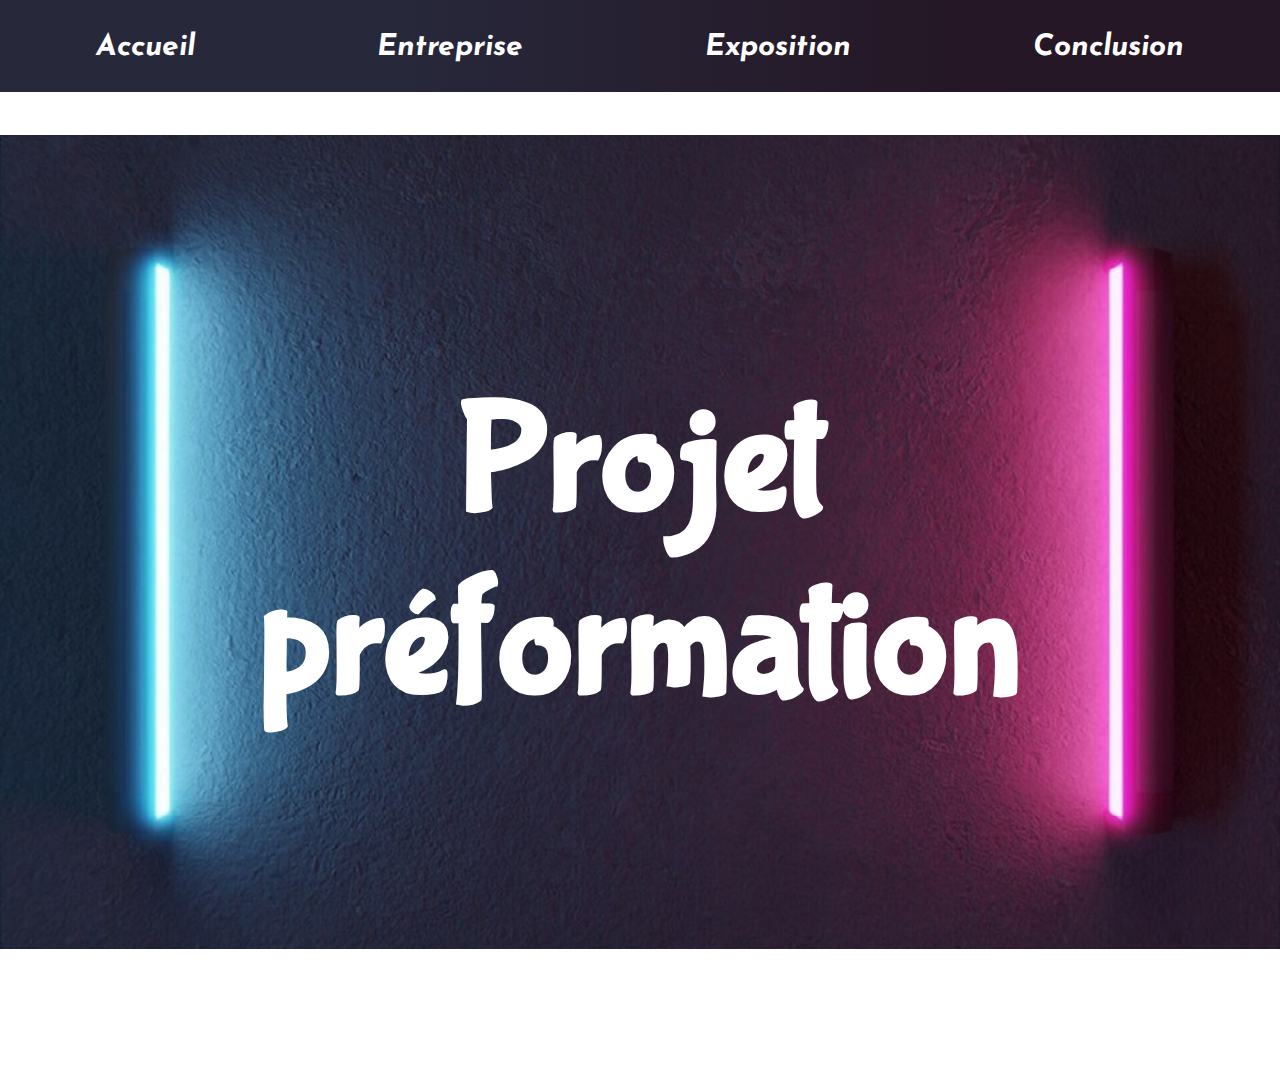
<file: index.html>
<!DOCTYPE html>
<html lang="fr">

<head>
    <meta charset="UTF-8">
    <meta name="viewport" content="width=device-width, initial-scale=1">
    <link rel="stylesheet" href="style.css">
    <link rel="preconnect" href="https://fonts.googleapis.com">
    <link rel="preconnect" href="https://fonts.gstatic.com" crossorigin>
    <link href="https://fonts.googleapis.com/css2?family=Josefin+Sans&family=Lato&display=swap" rel="stylesheet">
    <link href="https://fonts.googleapis.com/css2?family=Bodoni+Moda:ital,opsz@1,6..96&display=swap" rel="stylesheet">
    <link href="https://fonts.googleapis.com/css2?family=Tilt+Neon&display=swap" rel="stylesheet">
    <link href="https://fonts.googleapis.com/css2?family=Bayon&display=swap" rel="stylesheet">
    <link href="https://fonts.googleapis.com/css2?family=Lalezar&display=swap" rel="stylesheet">
    <title>Projet Préformation</title>
</head>

<body id="fondNoir">
    <header>

        <nav>
            <ul>
                <li class="menuPrincipal"><a href="index.html">Accueil</a></li>
                <li class="menuPrincipal">
                    <a href="#">Entreprise</a>
                    <ul class="sousMenu">
                        <li><a href="entreprise/interview.html">Interview</a></li>
                        <li><a href="entreprise/rapport.html">Rapport</a></li>
                    </ul>
                </li>
                <li class="menuPrincipal">
                    <a href="#">Exposition</a>
                    <ul class="sousMenu">
                        <li><a href="expo/texte.html">Texte</a></li>
                        <li><a href="expo/galerie.html">Galerie</a></li>
                    </ul>
                </li>

                <li class="menuPrincipal"><a href="conclusion.html">Conclusion</a></li>
            </ul>
        </nav>
    </header>
    <section id="pageAccueil">
        <h1 id="Introduction">Projet préformation </h1>

    </section>

    <footer>
        <h3>&copy; Arnone Anthony CF2M</h3>
    </footer>

</body>

</html>
</file>
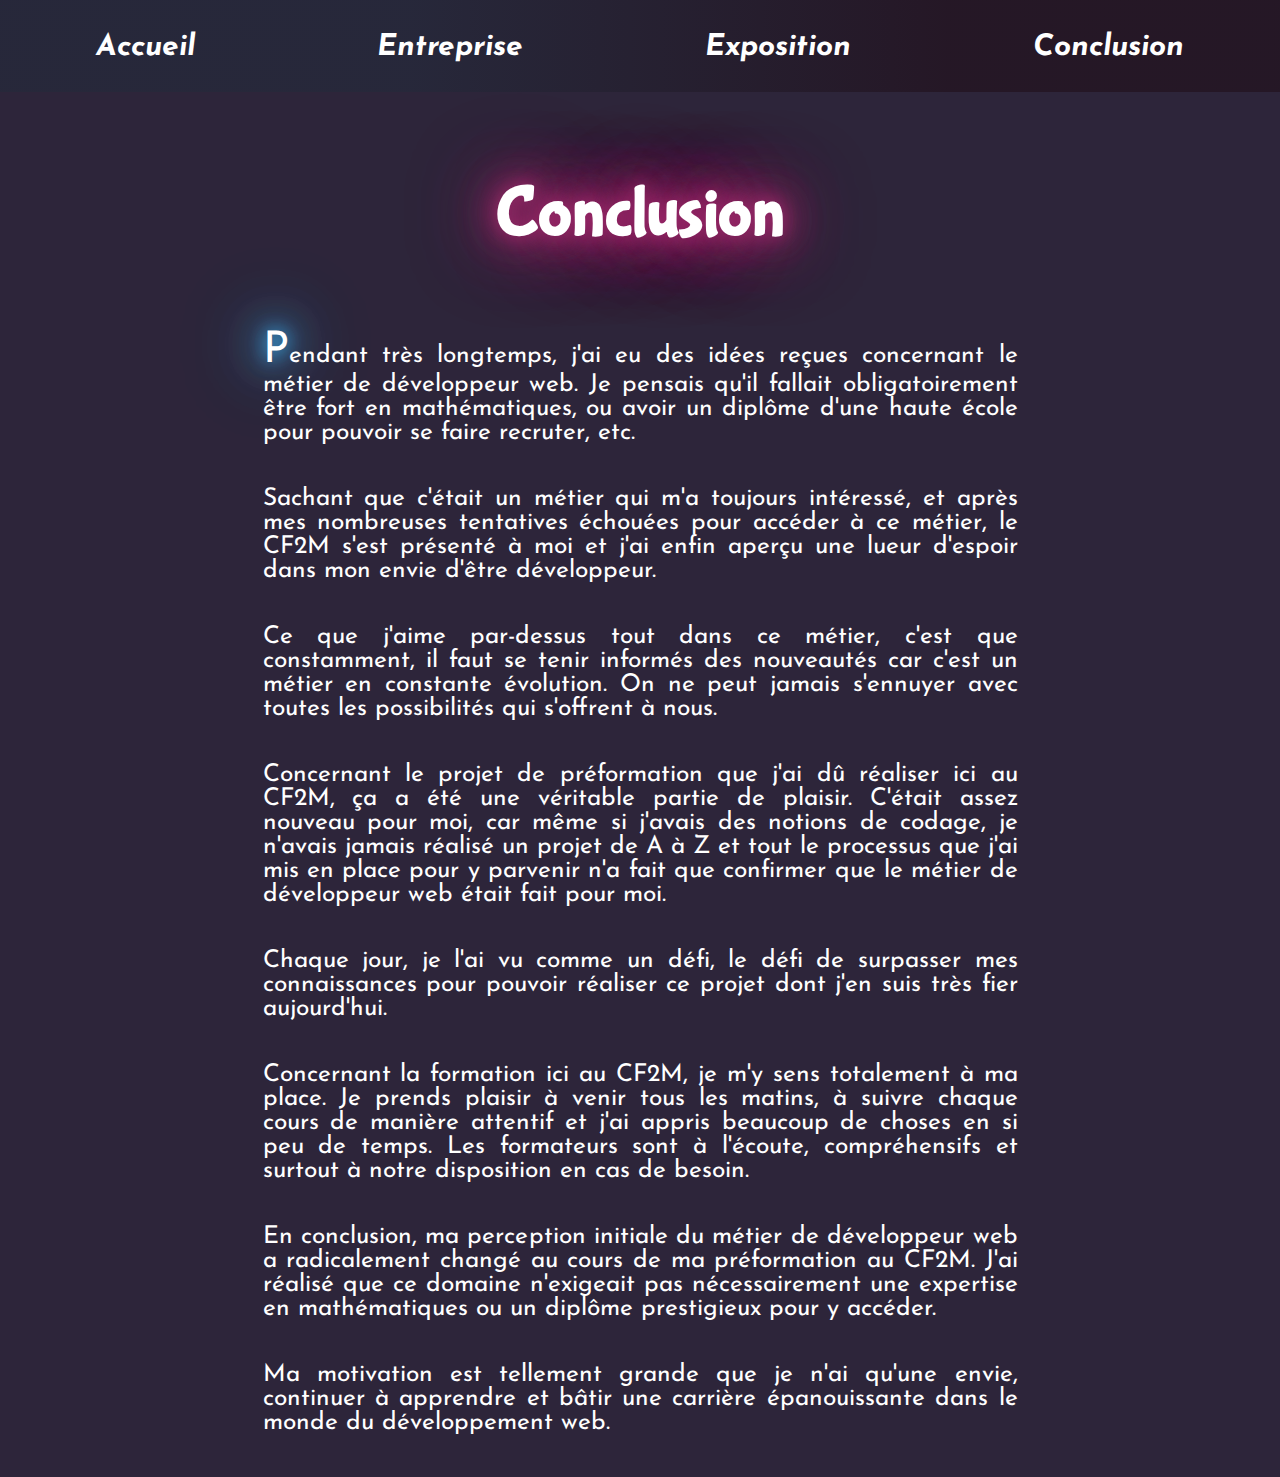
<file: conclusion.html>
<!DOCTYPE html>
<html lang="fr">

<head>
    <meta charset="UTF-8">
    <meta name="viewport" content="width=device-width, initial-scale=1">
    <link rel="stylesheet" href="style.css">
    <title>Projet préformation</title>
   
</head>

<body id="conclusion">
    <header>
        
        <nav>
            <ul>
                <li class="menuPrincipal"><a href="index.html">Accueil</a></li>
                <li class="menuPrincipal">
                    <a href="#">Entreprise</a>
                    <ul class="sousMenu">
                        <li><a href="entreprise/interview.html">Interview</a></li>
                        <li><a href="entreprise/rapport.html">Rapport</a></li>
                    </ul>
                </li>
                <li class="menuPrincipal">
                    <a href="#">Exposition</a>
                    <ul class="sousMenu">
                        <li><a href="expo/texte.html">Texte</a></li>
                        <li><a href="expo/galerie.html">Galerie</a></li>
                    </ul>
                </li>

                <li class="menuPrincipal"><a href="conclusion.html">Conclusion</a></li>
            </ul>
        </nav>
    </header>
    
    <section id="texteConclusion">
        <h1> <span id="conclusionRose">Conclusion</span> </h1>
       <p> <span id="P">P</span>endant très longtemps, j'ai eu des idées reçues concernant le métier de développeur web.  Je pensais qu'il fallait obligatoirement être fort en mathématiques, ou avoir un diplôme d'une haute école pour pouvoir se faire recruter, etc.</p>

<p>Sachant que c'était un métier qui m'a toujours intéressé, et après mes nombreuses tentatives échouées pour accéder à ce métier, le CF2M s'est présenté à moi et j'ai enfin aperçu une lueur d'espoir dans mon envie d'être développeur. </p>

<p>Ce que j'aime par-dessus tout dans ce métier, c'est que constamment, il faut se tenir informés des nouveautés car c'est un métier en constante évolution. On ne peut jamais s'ennuyer avec toutes les possibilités qui s'offrent à nous.</p>

<p>Concernant le projet de préformation que j'ai dû réaliser ici au CF2M, ça a été une véritable partie de plaisir. C'était assez nouveau pour moi, car même si j'avais des notions de codage, je n'avais jamais réalisé un projet de A à Z et tout le processus que j'ai mis en place pour y parvenir n'a fait que confirmer que le métier de développeur web était fait pour moi. </p>

<p>Chaque jour, je l'ai vu comme un défi, le défi de surpasser mes connaissances pour pouvoir réaliser ce projet dont j'en suis très fier aujourd'hui.</p>

<p>Concernant la formation ici au CF2M, je m'y sens totalement à ma place. Je prends plaisir à venir tous les matins, à suivre chaque cours de manière attentif et j'ai appris beaucoup de choses en si peu de temps. Les formateurs sont à l'écoute, compréhensifs et surtout à notre disposition en cas de besoin. </p>

<p>En conclusion, ma perception initiale du métier de développeur web a radicalement changé au cours de ma préformation au CF2M. J'ai réalisé que ce domaine n'exigeait pas nécessairement une expertise en mathématiques ou un diplôme prestigieux pour y accéder. </p>

<p>Ma motivation est tellement grande que je n'ai qu'une envie, continuer à apprendre et  bâtir une carrière épanouissante dans le monde du développement web.</p>

    </section>
    </body>
    </html>
</file>
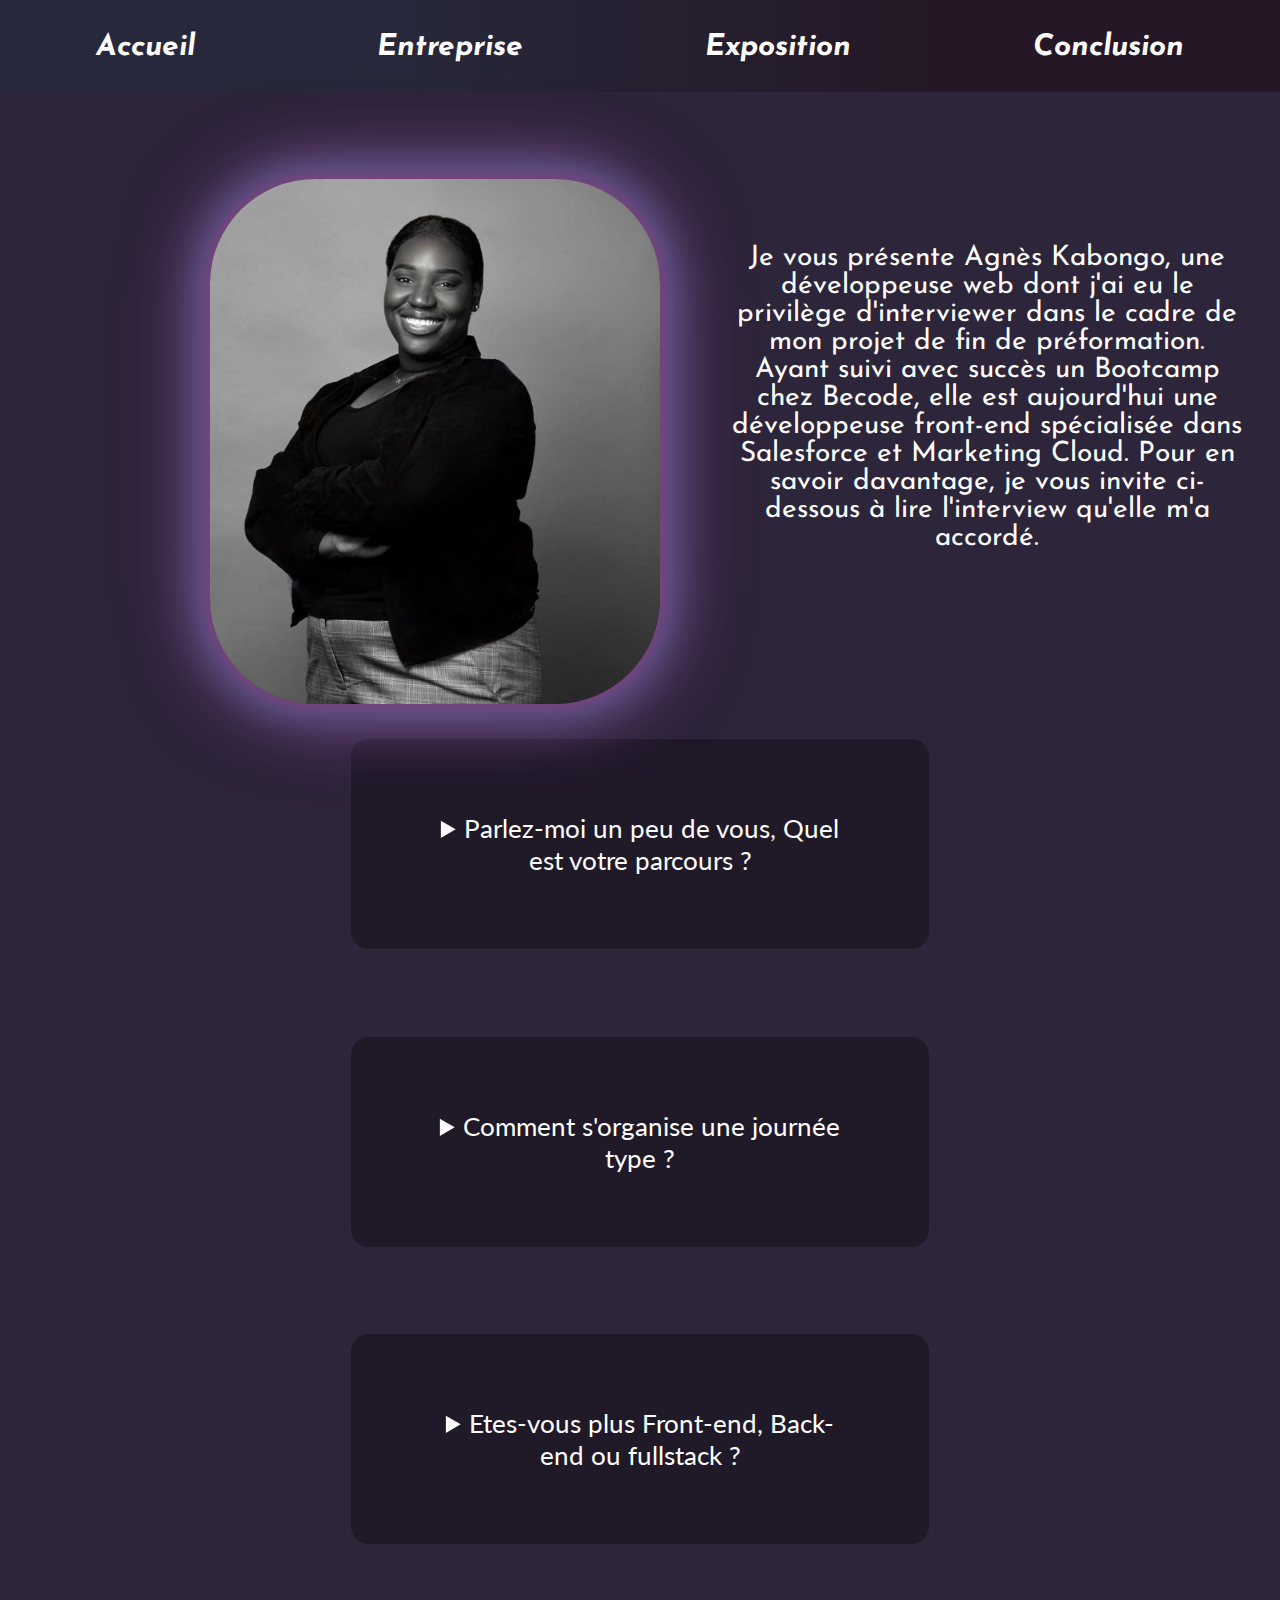
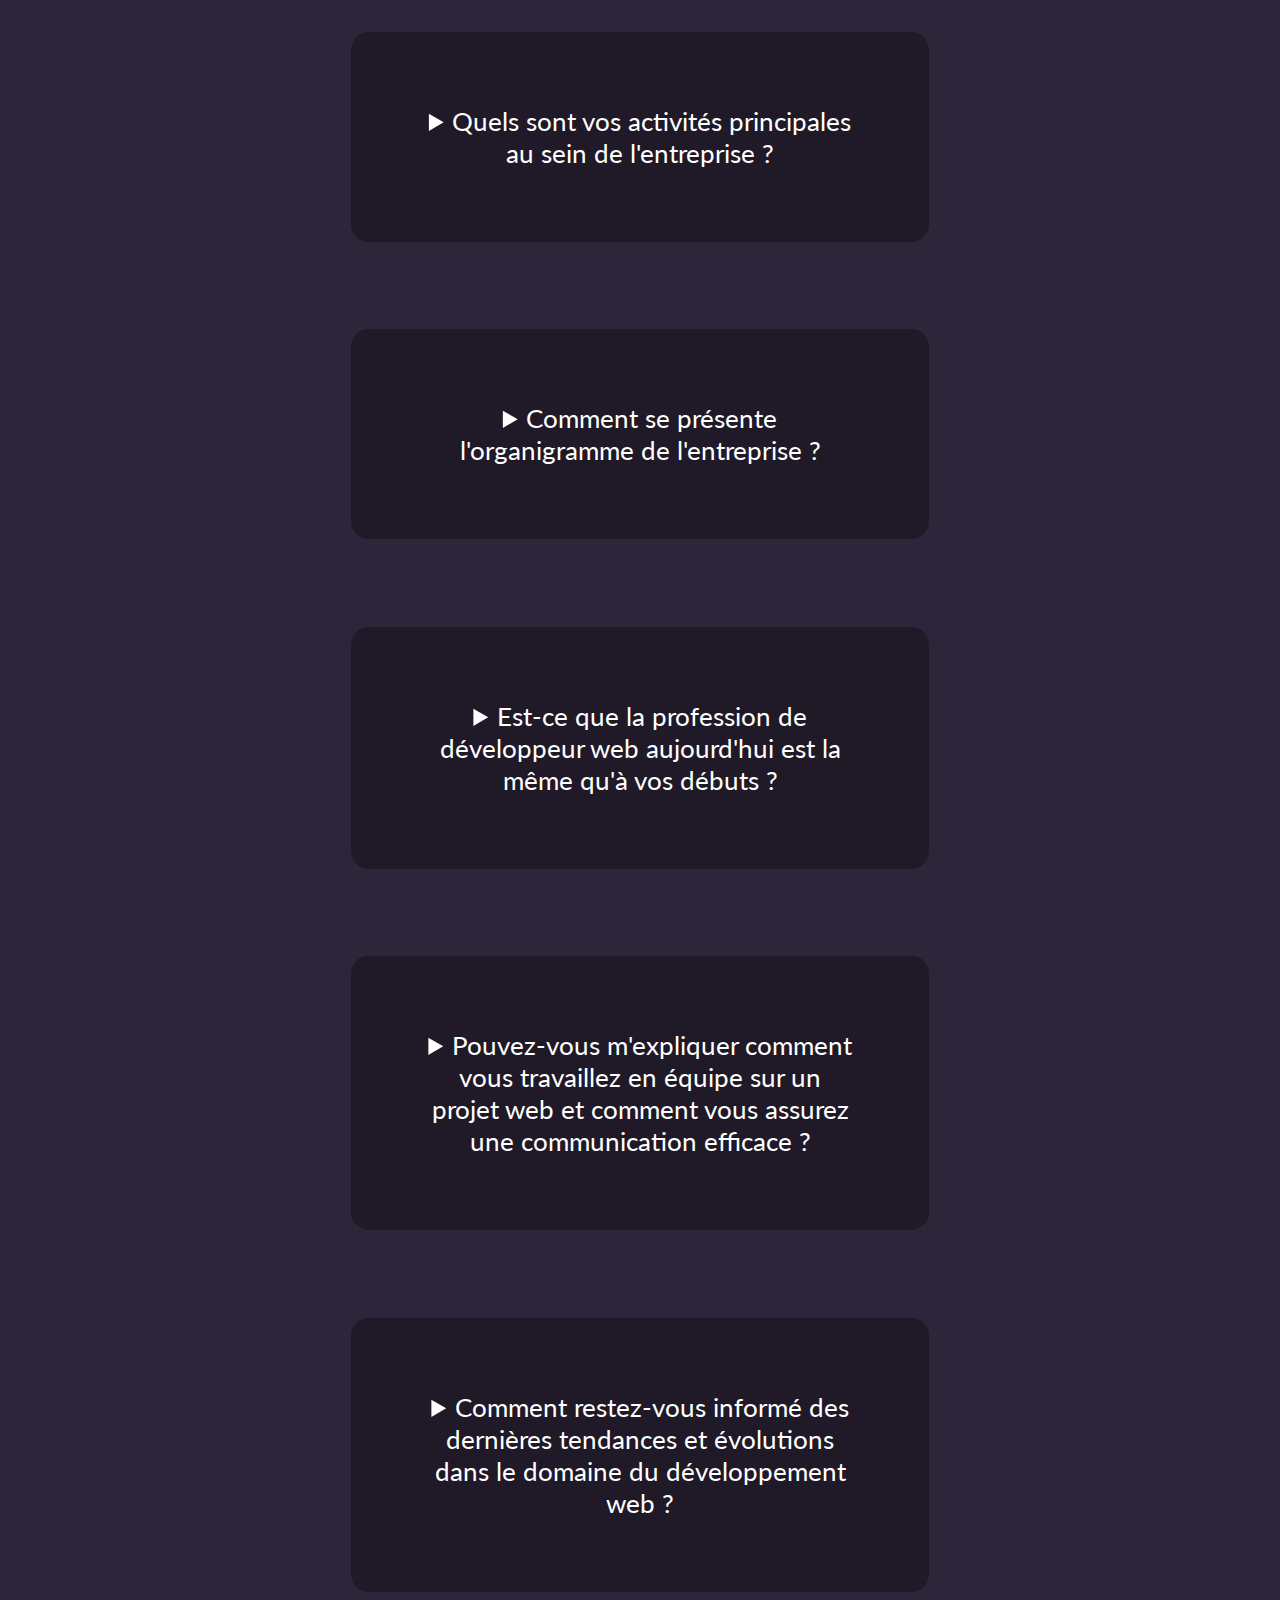
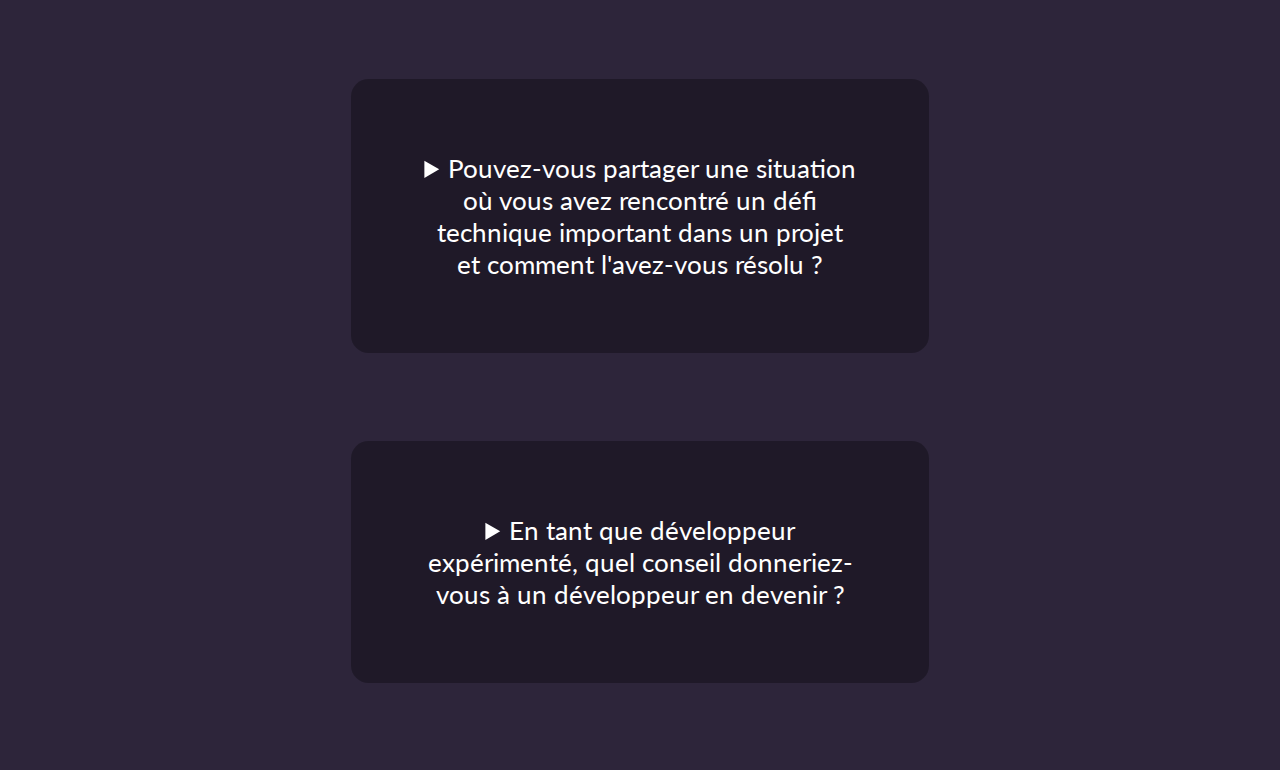
<file: entreprise/interview.html>
<!DOCTYPE html>
<html lang="fr">

<head>
    <meta charset="UTF-8">
    <meta name="viewport" content="width=device-width, initial-scale=1">
    <link rel="stylesheet" href="../style.css">
    <link href="https://fonts.googleapis.com/css2?family=Lato&display=swap" rel="stylesheet">
    <title>Projet préformation</title>
</head>

<body id="fondInterview">
    <header>
        <nav>
            <ul>
                <li class="menuPrincipal"><a href="../index.html">Accueil</a></li>
                <li class="menuPrincipal">
                    <a href="#">Entreprise</a>
                    <ul class="sousMenu">
                        <li><a href="interview.html">Interview</a></li>
                        <li><a href="rapport.html">Rapport</a></li>
                    </ul>
                </li>
                <li class="menuPrincipal">
                    <a href="#">Exposition</a>
                    <ul class="sousMenu">
                        <li><a href="../expo/texte.html">Texte</a></li>
                        <li><a href="../expo/galerie.html">Galerie</a></li>
                    </ul>
                </li>

                <li class="menuPrincipal"><a href="../conclusion.html">Conclusion</a></li>
            </ul>
        </nav>
    </header>
    <div id="photoAgnes">
        <img src="../images/agnes.jpeg" alt="Photo d'Agnès">
        <p>Je vous présente Agnès Kabongo, une développeuse web dont j'ai eu le privilège d'interviewer dans le cadre de
            mon projet de fin de préformation. Ayant suivi avec succès un Bootcamp chez Becode, elle est aujourd'hui une
            développeuse front-end spécialisée dans Salesforce et Marketing Cloud. Pour en savoir davantage, je vous
            invite ci-dessous à lire l'interview qu'elle m'a accordé.
        </p>
    </div>
    <div class="questions bleu">
        <details>
            <summary>Parlez-moi un peu de vous, Quel est votre parcours ?</summary>
            <p>Je m'appelle Agnès Kabongo, j'ai 28 ans. Mon parcours est atypique, car j'ai débuté des études en
                informatique
                de
                gestion, mais j'ai ressenti le besoin de me spécialiser davantage dans le développement web.<br>
                J'ai donc
                interrompu mes
                études pour me lancer dans l'auto-apprentissage en tant que développeuse web. <br>
                Par la suite, j'ai suivi
                un
                Bootcamp chez
                Becode pour valider mes compétences et intégrer le monde du travail.</p>

        </details>
    </div>
    <div class="questions rose">
        <details>
            <summary>Comment s'organise une journée type ?</summary>

            <p>Une journée type commence par la gestion des e-mails et des tâches à accomplir.<br>
                En tant que développeuse
                front-end
                specialisé dans Salesforce et Marketing Cloud, mon travail consiste à concevoir et optimiser les
                interfaces
                utilisateur
                des applications liées à ces plateformes.<br>
                Je veille à ce que les sites soient perfomants et qu'ils
                offrent
                une
                expérience utilisateur de haute qualité.</p>
        </details>
    </div>

    <div class="questions bleu">
        <details>
            <summary>Etes-vous plus Front-end, Back-end ou fullstack ?</summary>

            <p>Je me spécialise principalement dans le développement front-end, en me concentrant sur l'interface
                utilisateur
                des
                applications Salesforce et Marketing Cloud. <br>
                Cependant, en travaillant en étroite collaboration avec les
                développeurs
                back-end et les équipes fonctionnelles, je dispose d'une compréhension de base du fonctionnement du
                back-end.
            </p>
        </details>
    </div>

    <div class="questions rose">
        <details>
            <summary>Quels sont vos activités principales au sein de l'entreprise ?</summary>

            <p>En tant que développeuse front-end spécialisé dans Salesforce et Marketing Cloud chez asUgo Consulting,
                mes
                activités
                sont variées et cruciales pour le succès de nos projets.<br> Mon rôle principal consiste à concevoir et
                à
                développer
                l'interface utilisateur des applications liées à Salesforce et Marketing Cloud.<br>
                Cela inclut la création
                de
                pages
                web, de
                formulaires et de composants interactifs, ainsi que l'optimisation de ces éléments pour garantir une
                navigation
                fluide
                et une expérience utilisateur exceptionnelle.<br>
                En plus de cela, je suis fréquemment impliquée dans la résolution de problèmes d'interopérabilité entre
                les
                systèmes
                Salesforce et Marketing Cloud. Cela nécessite de comprendre en profondeur les fonctionnalités de ces
                plateformes
                et
                d'assurer une intégration transparente.<br>
                Je collabore étroitement avec les équipes fonctionnelles pour traduire leurs besoins en solutions
                techniques. <br>
                La
                communication efficace est essentielle pour garantir que les développements répondent aux attentes du
                client
                et
                aux
                objectifs du projet.<br>
                En résumé, mon rôle en tant que développeuse front-end Salesforce / Marketing Cloud consiste à créer des
                interfaces
                utilisateur intuitives et performantes, à résoudre des défis techniques liés à ces plateformes, et à
                collaborer
                avec
                d'autres équipes pour offrir des solutions complètes et de haute qualité.
            </p>
        </details>
    </div>

    <div class="questions bleu">
        <details>
            <summary>Comment se présente l'organigramme de l'entreprise ?</summary>

            <p>L'entreprise asUgo Consulting est organisée avec deux CEO en tête, suivis des senior managers, des
                managers,
                des
                consultants séniors, et des consultants juniors. <br>
                Bien que je n'aie pas d'organigramme précis, cela donne
                une
                idée de la
                hiérarchie interne. Nous comptons un total de 70 employés.</p>
        </details>
    </div>
    <div class="questions rose">
        <details>
            <summary>Est-ce que la profession de développeur web aujourd'hui est la même qu'à vos
                débuts ?</summary>


            <p>La profession de développeur web a considérablement évolué depuis mes débuts.<br>
                Les technologies et
                plateformes
                telles que
                Salesforce et Marketing Cloud ont pris une place prépondérante, et l'accent sur l'optimisation de
                l'expérience
                utilisateur est encore plus marqué. <br>
                Il est essentiel de suivre les évolutions constantes de ces domaines
                pour
                rester
                compétent.</p>
        </details>
    </div>
    <div class="questions bleu">
        <details>
            <summary>Pouvez-vous m'expliquer comment vous travaillez en équipe sur un projet web et
                comment vous assurez une communication efficace ?</summary>

            <p>Notre équipe utilise Jira comme principal outil de gestion de projet pour collaborer efficacement sur les
                projets
                web.<br>
                Voici comment nous organisons notre travail et assurons une communication fluide :<br>
                Tout d'abord, lorsque nous entamons un projet, nous créons un tableau de bord Jira spécifique pour ce
                projet. Ce
                tableau
                de bord inclut des listes de tâches, des échéances et des étapes du projet. Chaque tâche est attribuée à
                un
                membre de
                l'équipe, ce qui permet une répartition claire des responsabilités.<br>
                Nous utilisons les fonctionnalités de suivi de Jira pour mettre à jour l'état des tâches, indiquant si
                elles
                sont "À
                faire," "En cours," ou "Terminées." Cela permet à tous les membres de l'équipe de visualiser en temps
                réel
                l'avancement
                du projet.
                Les membres de l'équipe peuvent également ajouter des commentaires sur les tâches, poser des questions,
                ou
                signaler des
                problèmes directement dans Jira. <br>
                Cela crée un historique de la communication liée à chaque tâche, ce qui
                est
                extrêmement
                utile pour le suivi.
                En plus de Jira, nous avons mis en place des réunions régulières d'équipe pour discuter de l'avancement
                du
                projet, des
                problèmes éventuels et des décisions à prendre. <br>
                Jira nous sert de référence pendant ces réunions pour
                garantir
                que rien
                ne passe inaperçu.<br>
                Pour la communication quotidienne, nous utilisons également Slack, ce qui nous permet d'avoir des
                discussions
                rapides et
                de rester en contact tout au long de la journée.<br>
                Dans l'ensemble, Jira joue un rôle central dans notre processus de gestion de projet, en assurant que
                les
                tâches
                sont
                attribuées, suivies et complétées de manière transparente. <br>Cela, combiné à nos réunions et à nos
                communications
                régulières, contribue à une collaboration efficace au sein de l'équipe.
            </p>
        </details>
    </div>

    <div class="questions rose">
        <details>
            <summary>Comment restez-vous informé des dernières tendances et évolutions dans le domaine
                du développement web ?</summary>

            <p>Pour rester à jour avec les dernières tendances et évolutions dans le domaine du développement web, je
                m'engage
                dans un
                processus continu de formation et de veille technologique. <br>
                Voici comment je m'y prends :<br>
                Je suis régulièrement des blogs et des sites d'actualités technologiques, tels que Smashing Magazine,
                CSS-Tricks
                et A
                List Apart. Ces sources fournissent des informations précieuses sur les nouvelles techniques, les
                meilleures
                pratiques
                et les tendances émergentes.<br>
                Je participe à des conférences et des webinaires pertinents dans le domaine du développement web. Cela
                me
                permet
                d'entendre des experts et de discuter des sujets d'actualité.
                Je suis inscrite à des newsletters et à des groupes de discussion en ligne, où je peux partager des
                idées et
                poser des
                questions à d'autres professionnels du secteur.<br>
                Je teste de nouvelles technologies et frameworks dans des projets personnels. Cela me permet d'acquérir
                une
                expérience
                pratique et de mieux comprendre comment ces technologies peuvent être appliquées dans des projets
                réels.<br>
                En somme, ma stratégie consiste à combiner l'apprentissage formel, la veille en ligne et
                l'expérimentation
                personnelle
                pour rester au fait des dernières avancées dans le domaine du développement web.
            </p>
        </details>
    </div>

    <div class="questions bleu">
        <details>
            <summary>Pouvez-vous partager une situation où vous avez rencontré un défi technique
                important dans un projet et comment l'avez-vous résolu ?</summary>

            <p>J'ai récemment été confrontée à un défi technique majeur lors de la mise en place d'une intégration
                complexe
                entre
                Salesforce et Marketing Cloud pour un client. Le défi était de permettre une synchronisation en temps
                réel
                des
                données
                des clients entre les deux plateformes, de manière à garantir une expérience utilisateur transparente.
                Le principal obstacle était que les données étaient stockées dans des formats légèrement différents sur
                les
                deux
                plateformes, ce qui rendait la synchronisation compliquée.<br>
                De plus, le volume de données était
                important, ce
                qui
                exigeait une solution efficace pour garantir la rapidité de la synchronisation.<br>
                Pour résoudre ce défi, j'ai collaboré étroitement avec des collègues experts en Salesforce et Marketing
                Cloud.
                Nous
                avons mis en place des déclencheurs personnalisés pour capturer les changements de données en temps
                réel,
                tout
                en
                utilisant des automatisations pour transformer les données dans le format approprié pour chaque
                plateforme.<br>
                Ensuite,
                nous avons mis en place un processus de synchronisation en lot pour gérer le volume important de
                données.
                Cette approche a permis de surmonter le défi technique avec succès, en assurant une synchronisation en
                temps
                réel
                efficace des données entre Salesforce et Marketing Cloud, améliorant ainsi l'expérience client et la
                pertinence
                des
                campagnes marketing.
            </p>
        </details>
    </div>
    <div class="questions rose">
        <details>
            <summary>En tant que développeur expérimenté, quel conseil donneriez-vous à un développeur
                en devenir ?</summary>

            <p>Mon conseil pour un développeur en devenir serait de s'engager dans un apprentissage continu. Le domaine
                du
                développement web évolue rapidement, et il est essentiel de rester à jour avec les dernières
                technologies et
                les
                meilleures pratiques. <br>
                Cela peut se faire en suivant des cours en ligne, en participant à des conférences
                et
                en
                travaillant sur des projets personnels.
                De plus, la communication et la collaboration sont cruciales. <br>
                Il faut apprendre à travailler en équipe,
                à
                partager les
                connaissances et à poser des questions. <br>
                La capacité à travailler efficacement avec d'autres est aussi
                importante
                que la
                maîtrise des compétences techniques.<br>
                Enfin, il faut etre persévérant et ne pas craindre les défis techniques. Les obstacles sont des
                occasions
                d'apprentissage.<br>
                Chaque fois qu'on rencontre un problème, il faut le voir comme une opportunité de
                croissance et
                de
                développement de compétences.
            </p>
        </details>
    </div>
</body>

</html>
</file>
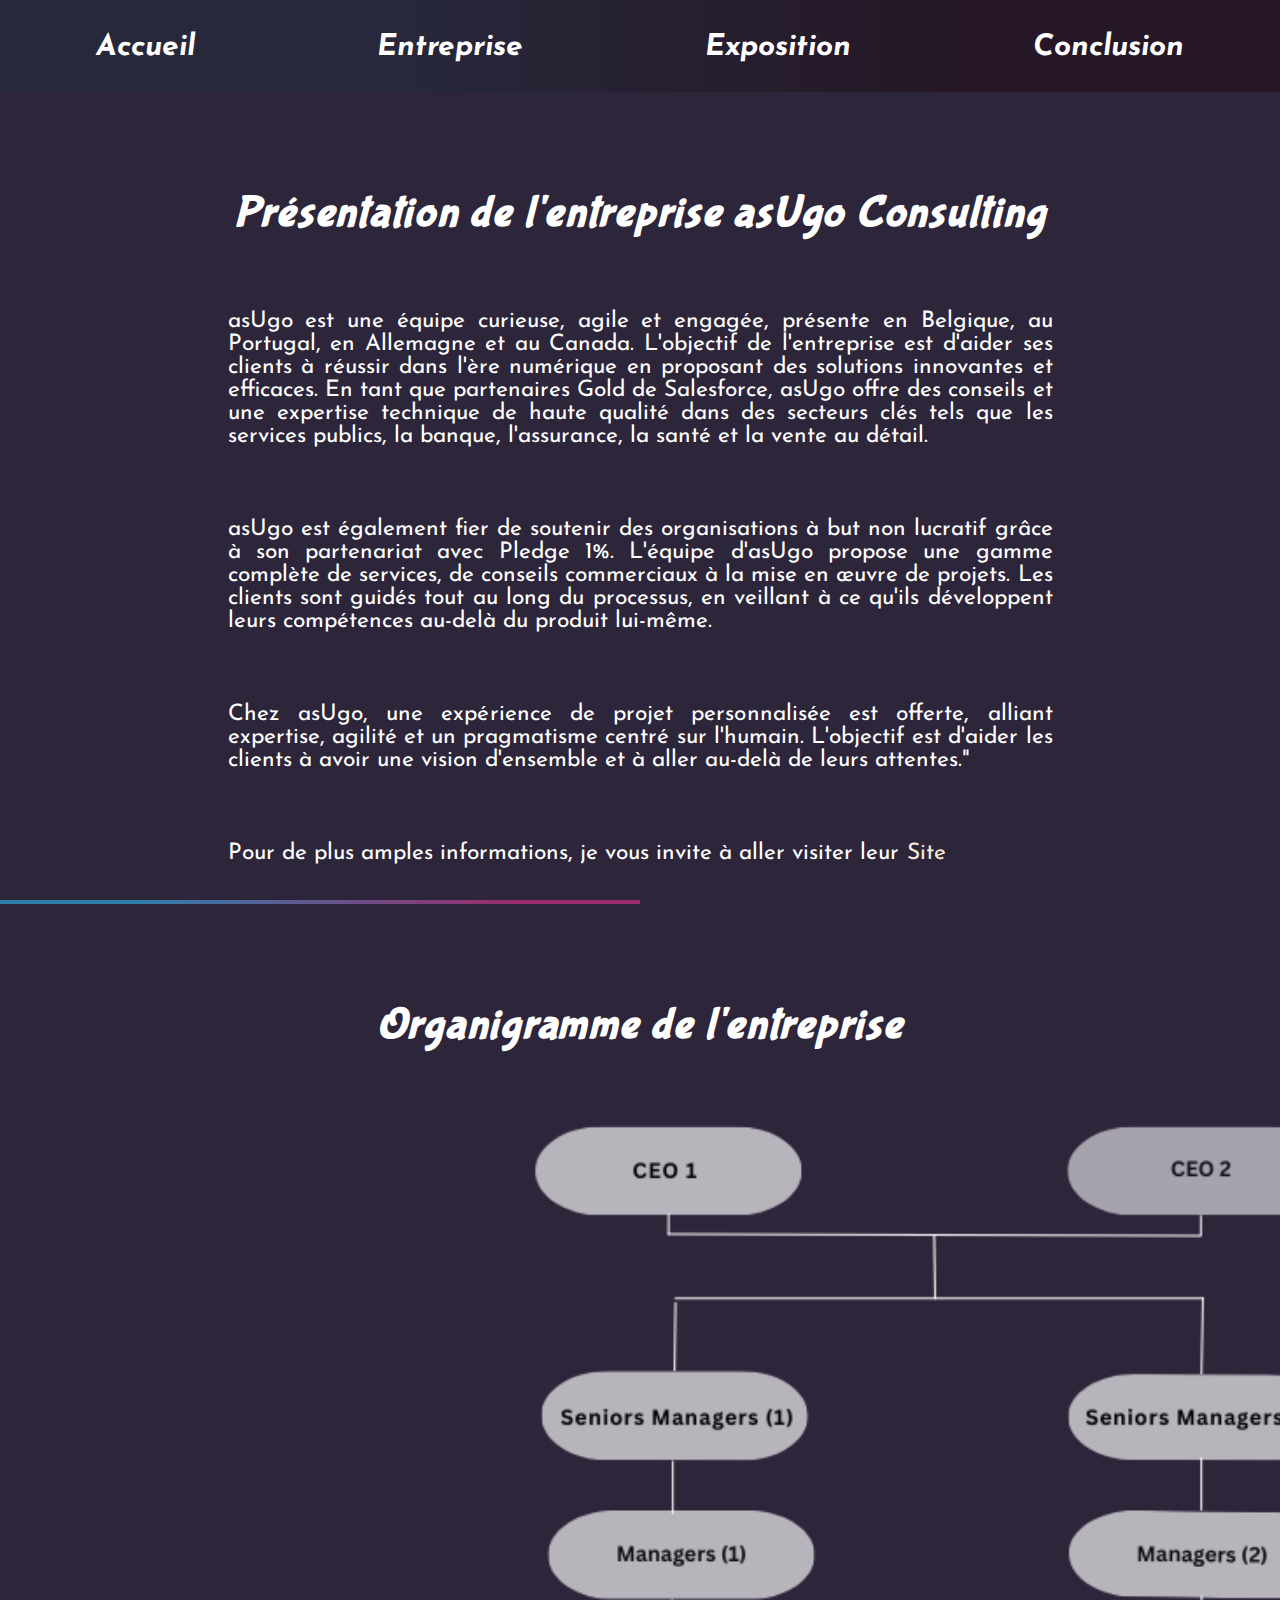
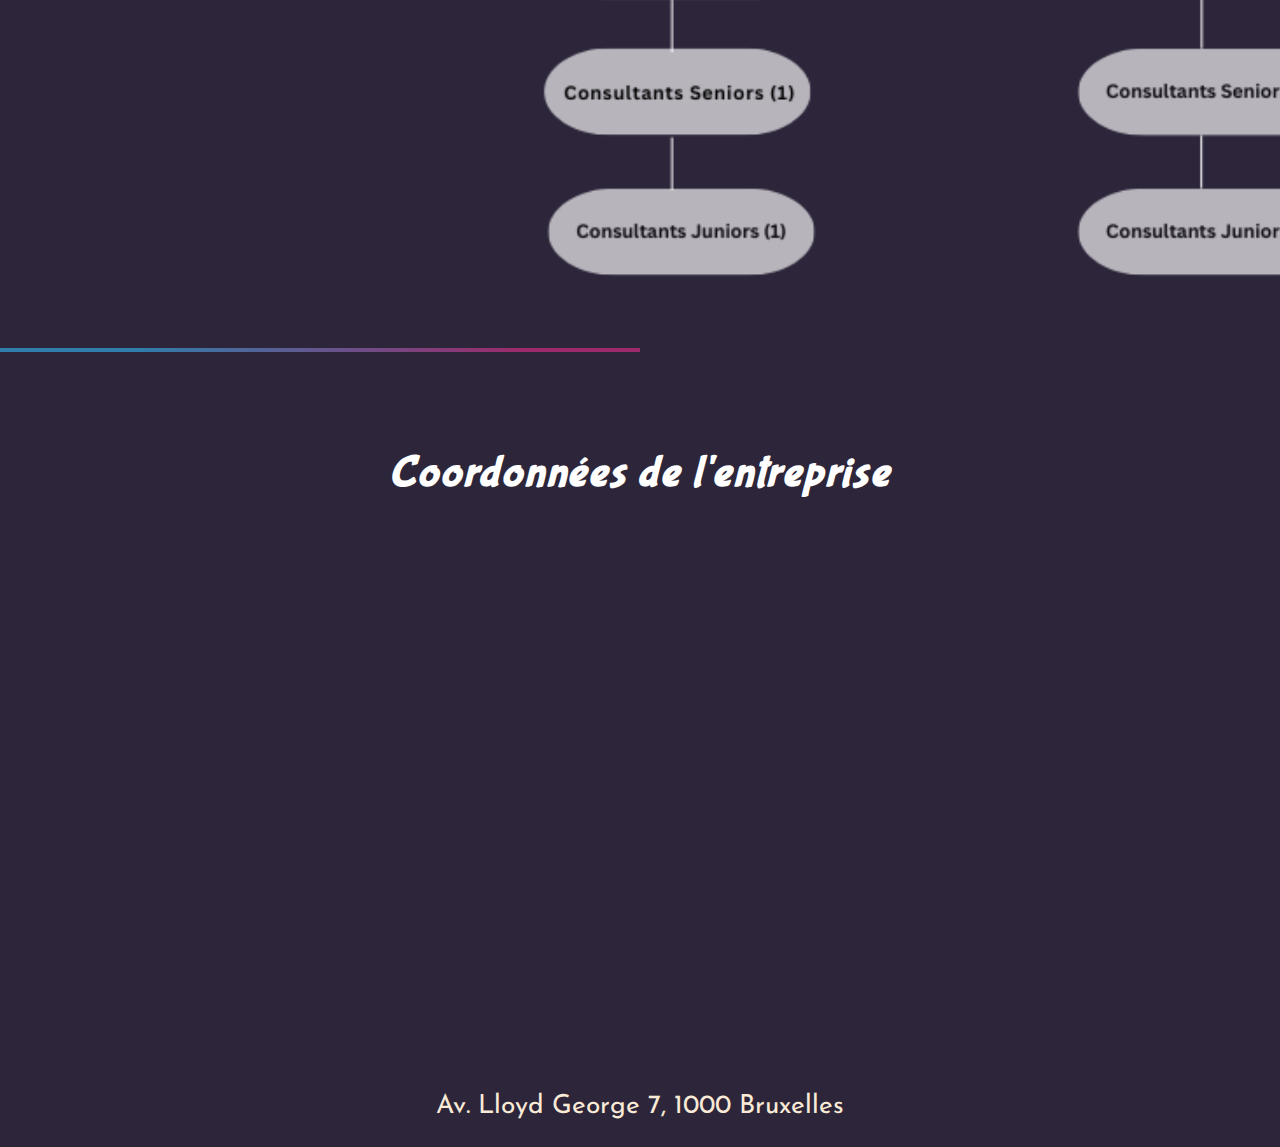
<file: entreprise/rapport.html>
<!DOCTYPE html>
<html lang="fr">

<head>
    <meta charset="UTF-8">
    <meta name="viewport" content="width=device-width, initial-scale=1">
    <link rel="stylesheet" href="../style.css">
    <title>Projet préformation</title>
    <link href="https://fonts.googleapis.com/css2?family=Merriweather:ital@1&display=swap" rel="stylesheet">
    <link href="https://fonts.googleapis.com/css2?family=Kurale&display=swap" rel="stylesheet">
</head>

<body id="pageRapport">
    <header>

        <nav>
            <ul>
                <li class="menuPrincipal"><a href="../index.html">Accueil</a></li>
                <li class="menuPrincipal">
                    <a href="#">Entreprise</a>
                    <ul class="sousMenu">
                        <li><a href="interview.html">Interview</a></li>
                        <li><a href="rapport.html">Rapport</a></li>
                    </ul>
                </li>
                <li class="menuPrincipal">
                    <a href="#">Exposition</a>
                    <ul class="sousMenu">
                        <li><a href="../expo/texte.html">Texte</a></li>
                        <li><a href="../expo/galerie.html">Galerie</a></li>
                    </ul>
                </li>

                <li class="menuPrincipal"><a href="../conclusion.html">Conclusion</a></li>
            </ul>
        </nav>


    </header>
    <section id="presentationEntreprise">
        <h2>Présentation de l'entreprise asUgo Consulting</h2>

        <p>asUgo est une équipe curieuse, agile et engagée, présente en Belgique, au Portugal, en Allemagne et au
            Canada.
            L'objectif de l'entreprise est d'aider ses clients à réussir dans l'ère numérique en proposant des solutions
            innovantes
            et efficaces. En tant que partenaires Gold de Salesforce, asUgo offre des conseils et une expertise
            technique de haute
            qualité dans des secteurs clés tels que les services publics, la banque, l'assurance, la santé et la vente
            au détail.</p>

        <p>asUgo est également fier de soutenir des organisations à but non lucratif grâce à son partenariat avec Pledge
            1%.
            L'équipe d'asUgo propose une gamme complète de services, de conseils commerciaux à la mise en œuvre de
            projets. Les
            clients sont guidés tout au long du processus, en veillant à ce qu'ils développent leurs compétences au-delà
            du produit
            lui-même.</p>

        <p> Chez asUgo, une expérience de projet personnalisée est offerte, alliant expertise, agilité et un pragmatisme
            centré sur
            l'humain. L'objectif est d'aider les clients à avoir une vision d'ensemble et à aller au-delà de leurs
            attentes."</p>

        <p>Pour de plus amples informations, je vous invite à aller visiter leur <a
                href="https://www.asugoconsulting.com/" target="_blank">Site</a> </p>

    </section>
    <hr>
    <section id="organigramme">
        <h1>Organigramme de l'entreprise</h1>
        <img src="../images/organigramme modifier.png" alt="organigramme de l'entreprise" id="organigramme">
    </section>
    <hr>
    <section id="coordonnéesEntreprise">
        <h2>Coordonnées de l'entreprise</h2>
        <iframe
            src="https://www.google.com/maps/embed?pb=!1m18!1m12!1m3!1d2520.831459416789!2d4.371259485925846!3d50.81576128392644!2m3!1f0!2f0!3f0!3m2!1i1024!2i768!4f13.1!3m3!1m2!1s0x47c3c350edbcdfa9%3A0x14e5070b7db0e75f!2sasUgo%20Consulting!5e0!3m2!1sfr!2sbe!4v1698344012141!5m2!1sfr!2sbe"
            width="400" height="300" style="border:0;" allowfullscreen="" loading="lazy"
            referrerpolicy="no-referrer-when-downgrade"></iframe>
            <p>Av. Lloyd George 7, 1000 Bruxelles</p>
         
    </section>
</body>

</html>
</file>
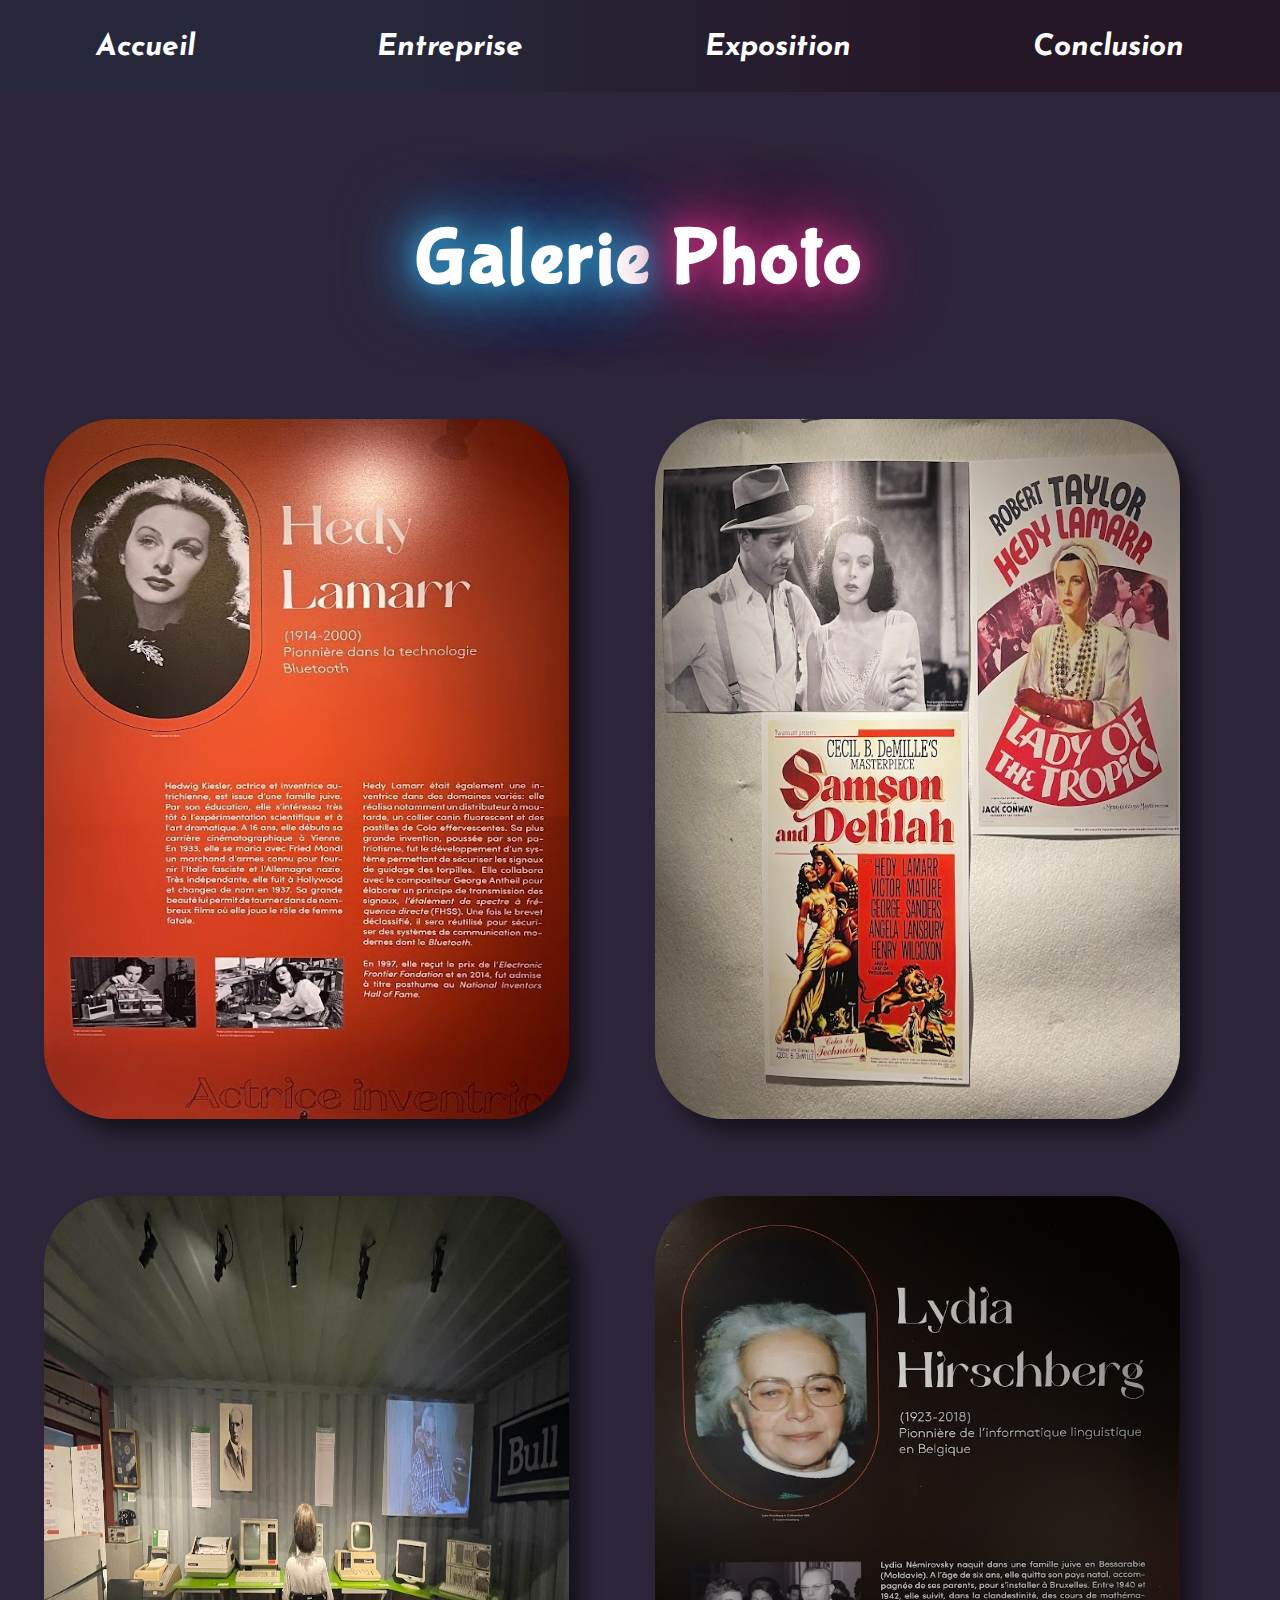
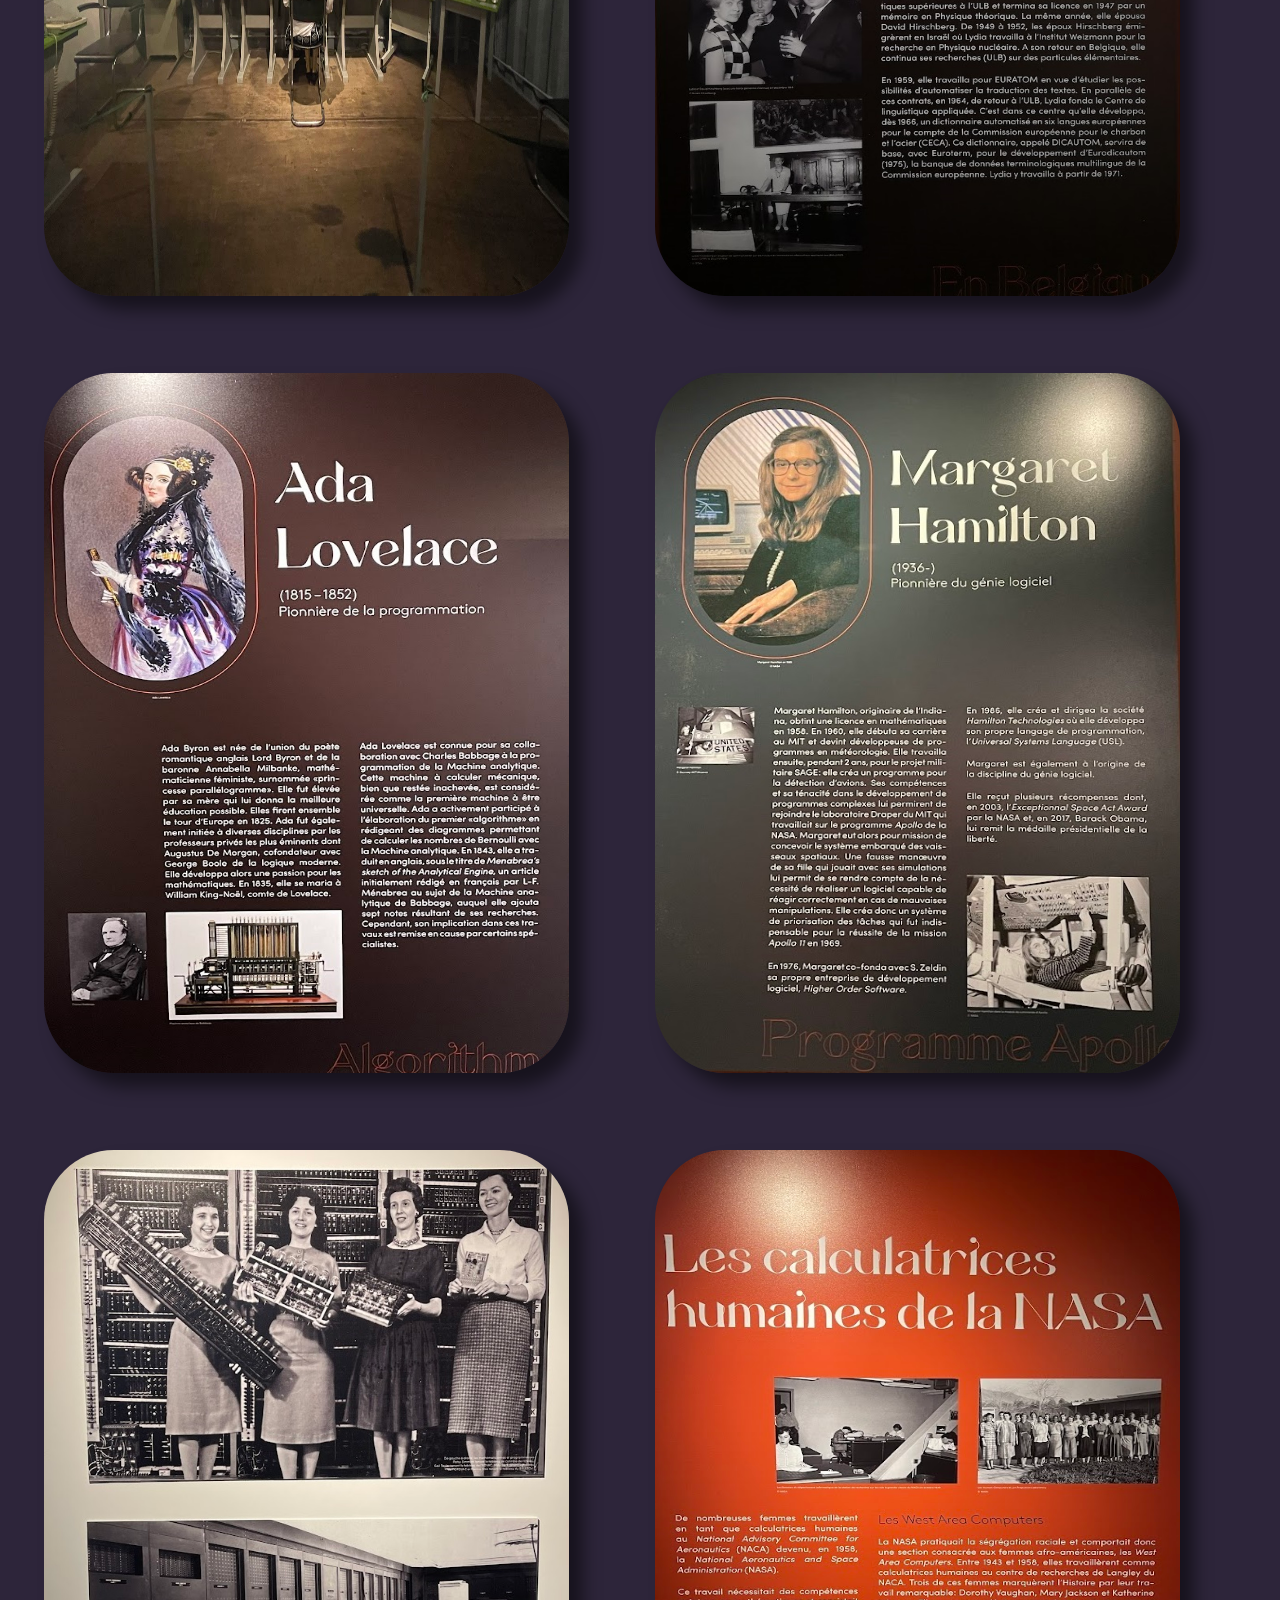
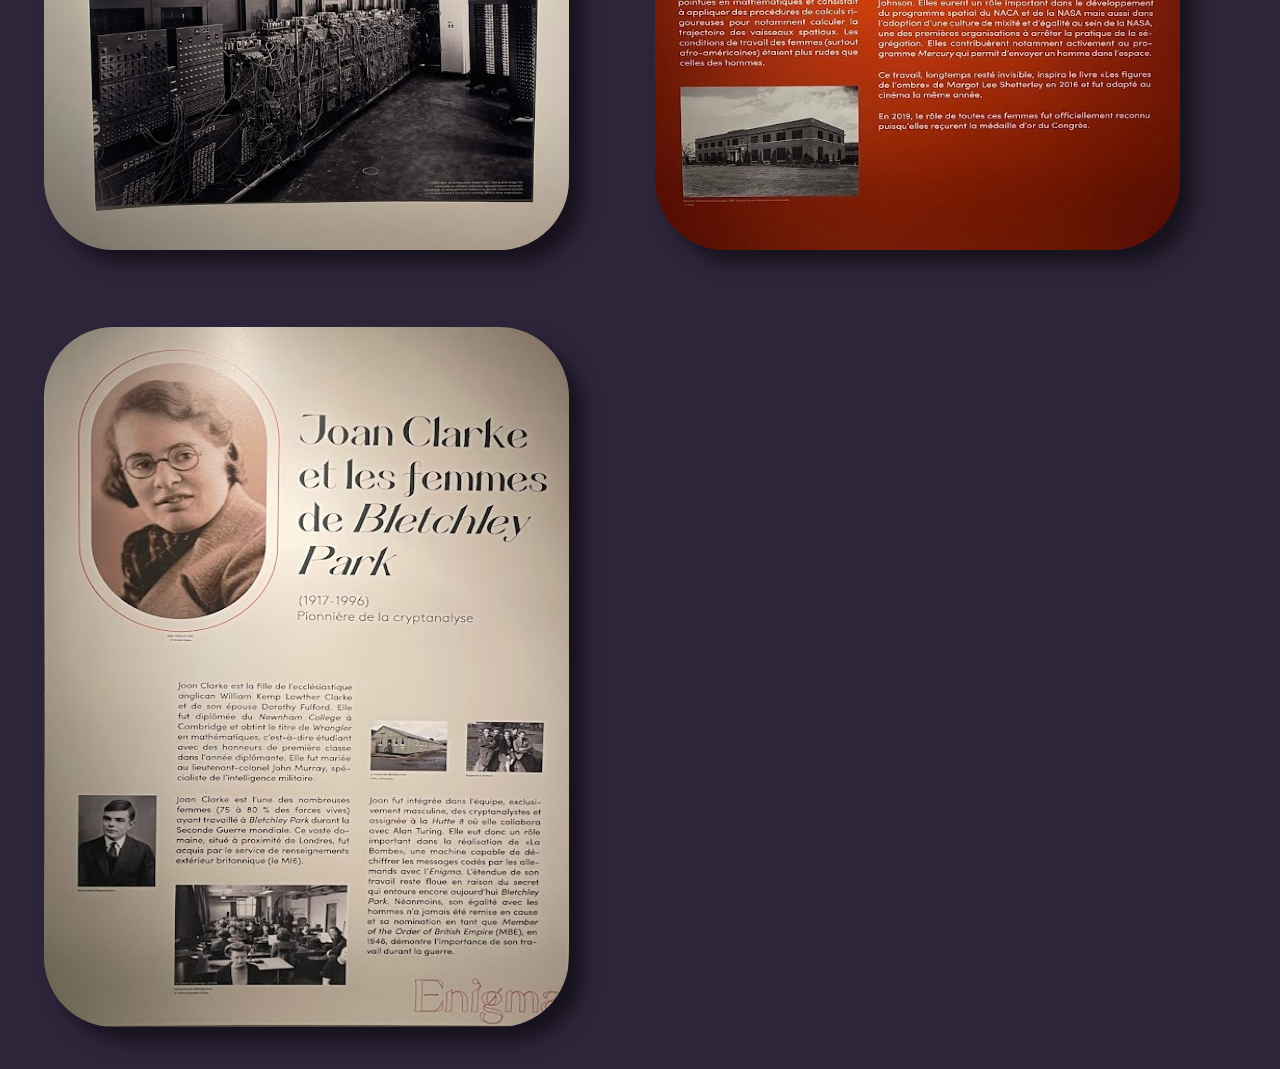
<file: expo/galerie.html>
<!DOCTYPE html>
<html lang="fr">

<head>
    <meta charset="UTF-8">
    <meta name="viewport" content="width=device-width, initial-scale=1">
    <link rel="stylesheet" href="../style.css">
    <title>Projet préformation</title>
    <link rel="preconnect" href="https://fonts.googleapis.com">
    <link rel="preconnect" href="https://fonts.gstatic.com" crossorigin>
    <link href="https://fonts.googleapis.com/css2?family=Bubblegum+Sans&display=swap" rel="stylesheet">
</head>

<body id="galeriePhoto">
    <header>

        <nav>
            <ul>
                <li class="menuPrincipal"><a href="../index.html">Accueil</a></li>
                <li class="menuPrincipal">
                    <a href="#">Entreprise</a>
                    <ul class="sousMenu">
                        <li><a href="../entreprise/interview.html">Interview</a></li>
                        <li><a href="../entreprise/rapport.html">Rapport</a></li>
                    </ul>
                </li>
                <li class="menuPrincipal">
                    <a href="#">Exposition</a>
                    <ul class="sousMenu">
                        <li><a href="texte.html">Texte</a></li>
                        <li><a href="galerie.html">Galerie</a></li>
                    </ul>
                </li>

                <li class="menuPrincipal"><a href="../conclusion.html">Conclusion</a></li>
            </ul>
        </nav>
    </header>

    <section id="galerie">
        <h1><span id="motGalerie">Galerie</span> <span id="motPhoto">Photo</span></h1>
        <img src="../images/galerie1.jpg" alt="">
        <img src="../images/galerie2.jpg">
        <img src="../images/galerie3.jpeg">
        <img src="../images/galerie4.jpg">
        <img src="../images/galerie5.jpg">
        <img src="../images/galerie6.jpg">
        <img src="../images/galerie7.jpg">
        <img src="../images/galerie8.jpg">
        <img src="../images/galerie9.jpg">
    </section>
</body>

</html>
</file>
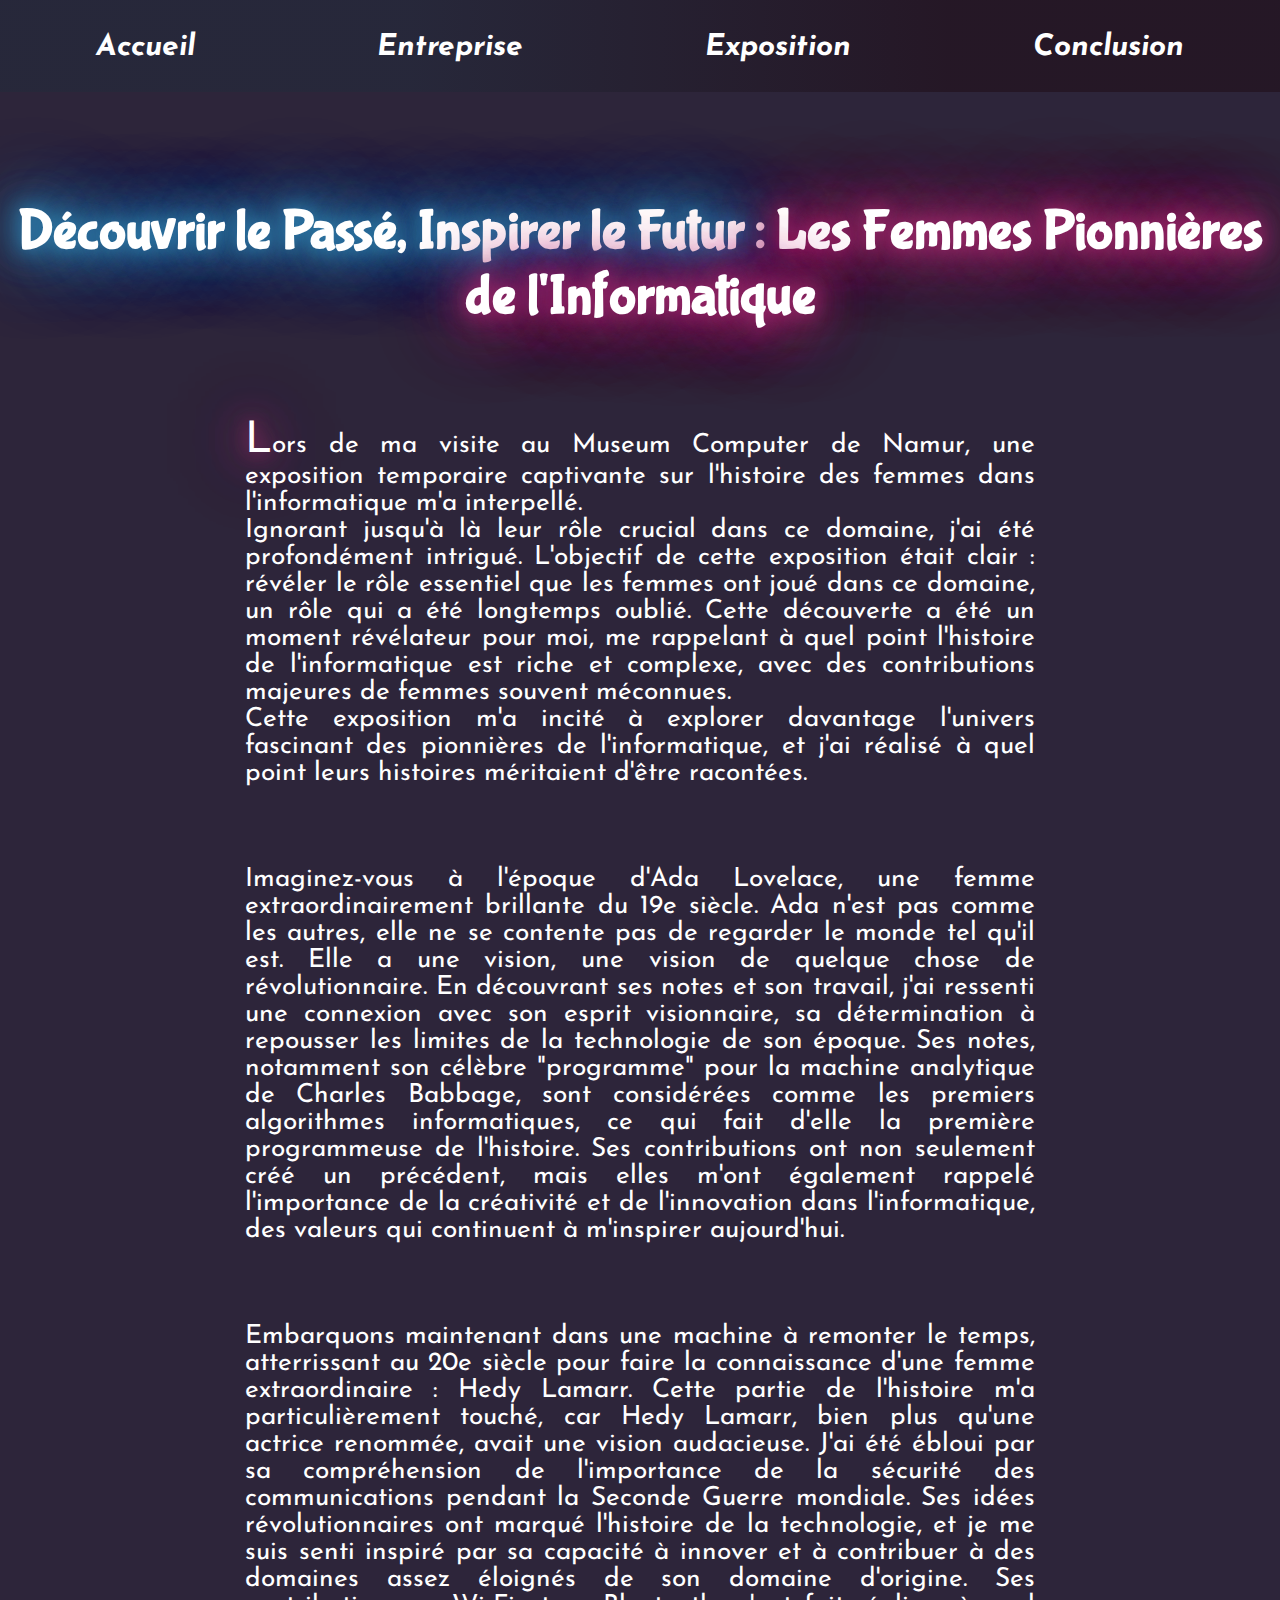
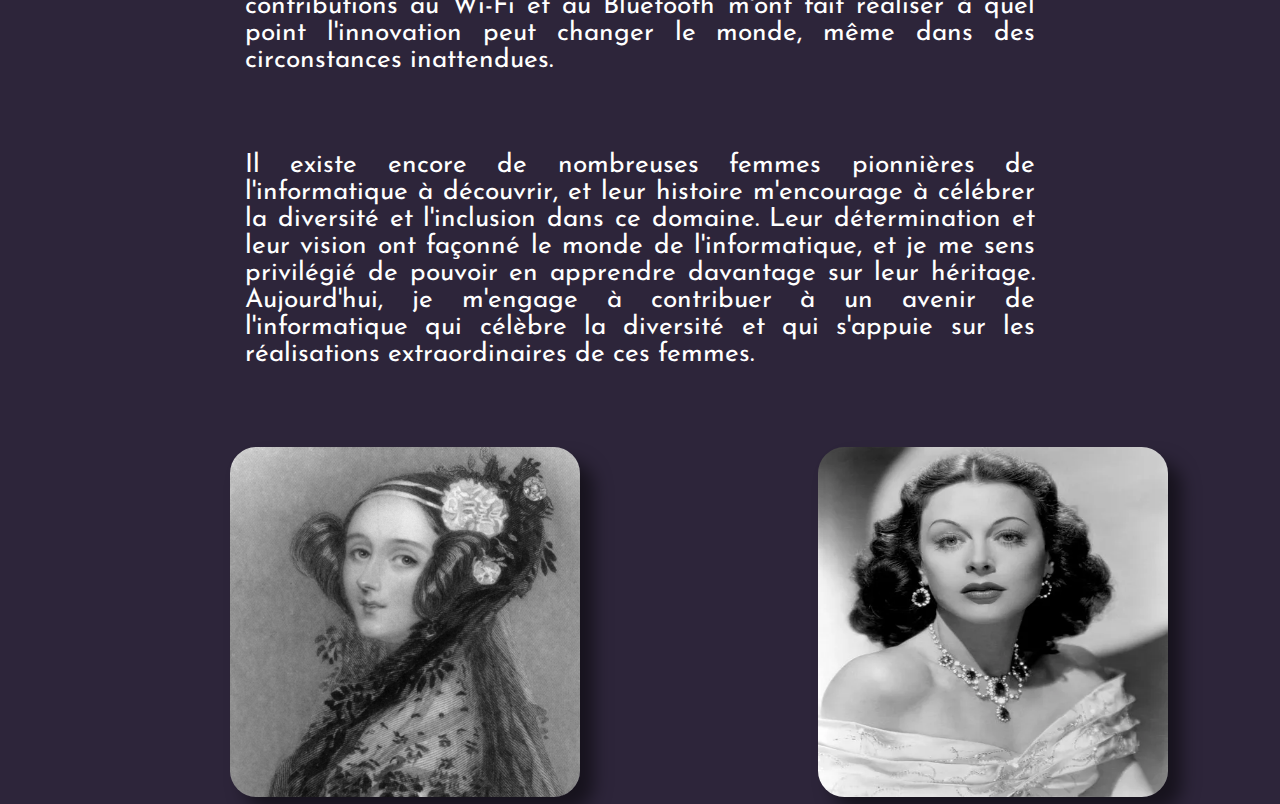
<file: expo/texte.html>
<!DOCTYPE html>
<html lang="fr">

<head>
    <meta charset="UTF-8">
    <meta name="viewport" content="width=device-width, initial-scale=1">
    <link rel="stylesheet" href="../style.css">
    <title>Projet préformation</title>
    <link rel="preconnect" href="https://fonts.gstatic.com" crossorigin>
<link href="https://fonts.googleapis.com/css2?family=Marcellus&display=swap" rel="stylesheet">
<link href="https://fonts.googleapis.com/css2?family=Assistant&display=swap" rel="stylesheet">

</head>

<body id="pageTexte">
    <header>

        <nav id="navbar">
            <ul>
                <li class="menuPrincipal"><a href="../index.html">Accueil</a></li>
                <li class="menuPrincipal">
                    <a href="#">Entreprise</a>
                    <ul class="sousMenu">
                        <li><a href="../entreprise/interview.html">Interview</a></li>
                        <li><a href="../entreprise/rapport.html">Rapport</a></li>
                    </ul>
                </li>
                <li class="menuPrincipal">
                    <a href="#">Exposition</a>
                    <ul class="sousMenu">
                        <li><a href="texte.html">Texte</a></li>
                        <li><a href="galerie.html">Galerie</a></li>
                    </ul>
                </li>

                <li class="menuPrincipal"><a href="../conclusion.html">Conclusion</a></li>
            </ul>
        </nav>

        <section id="texteFrancais">
            <h1><span id="texteBleu">Découvrir le Passé, Inspirer le Futur : </span><span id="texteRose">Les Femmes Pionnières de l'Informatique</span></h1>

            <p><span id="L">L</span>ors de ma visite au Museum Computer de Namur, une exposition temporaire captivante sur
                l'histoire des femmes dans l'informatique m'a interpellé.<br>
                 Ignorant jusqu'à là leur rôle crucial dans ce
                domaine, j'ai été profondément intrigué. L'objectif de cette exposition était clair : révéler le rôle
                essentiel que les femmes ont joué dans ce domaine, un rôle qui a été longtemps oublié. Cette
                découverte a été un moment révélateur pour moi, me rappelant à quel point l'histoire de
                l'informatique est riche et complexe, avec des contributions majeures de femmes souvent
                méconnues.<br>
                Cette exposition m'a incité à explorer davantage l'univers fascinant des pionnières de l'informatique,
                et j'ai réalisé à quel point leurs histoires méritaient d'être racontées.
            </p>


            <p>Imaginez-vous à l'époque d'Ada Lovelace, une femme extraordinairement brillante du 19e siècle. Ada
                n'est pas comme les autres, elle ne se contente pas de regarder le monde tel qu'il est. Elle a une
                vision, une vision de quelque chose de révolutionnaire. En découvrant ses notes et son travail, j'ai
                ressenti une connexion avec son esprit visionnaire, sa détermination à repousser les limites de la
                technologie de son époque. Ses notes, notamment son célèbre "programme" pour la machine
                analytique de Charles Babbage, sont considérées comme les premiers algorithmes informatiques, ce
                qui fait d'elle la première programmeuse de l'histoire. Ses contributions ont non seulement créé un
                précédent, mais elles m'ont également rappelé l'importance de la créativité et de l'innovation dans
                l'informatique, des valeurs qui continuent à m'inspirer aujourd'hui.</p>

            <p>Embarquons maintenant dans une machine à remonter le temps, atterrissant au 20e siècle pour faire
                la connaissance d'une femme extraordinaire : Hedy Lamarr. Cette partie de l'histoire m'a
                particulièrement touché, car Hedy Lamarr, bien plus qu'une actrice renommée, avait une vision
                audacieuse. J'ai été ébloui par sa compréhension de l'importance de la sécurité des communications
                pendant la Seconde Guerre mondiale. Ses idées révolutionnaires ont marqué l'histoire de la
                technologie, et je me suis senti inspiré par sa capacité à innover et à contribuer à des domaines assez
                éloignés de son domaine d'origine. Ses contributions au Wi-Fi et au Bluetooth m'ont fait réaliser à
                quel point l'innovation peut changer le monde, même dans des circonstances inattendues.</p>

            <p>Il existe encore de nombreuses femmes pionnières de l'informatique à découvrir, et leur histoire
                m'encourage à célébrer la diversité et l'inclusion dans ce domaine. Leur détermination et leur vision
                ont façonné le monde de l'informatique, et je me sens privilégié de pouvoir en apprendre davantage
                sur leur héritage. Aujourd'hui, je m'engage à contribuer à un avenir de l'informatique qui célèbre la
                diversité et qui s'appuie sur les réalisations extraordinaires de ces femmes.</p>


        </section>
        <section id="imageTexte">
            <img src="../images/AdaLovelace.jpg" alt="Photo d'Ada Lovelace" id="Adaphoto">
            <img src="../images/heddy-lamarr-3.webp" alt="Photo d'Hedy Lamarr" id="Hedyphoto">
        </section>
    </header>
</file>
<file: style.css>
@import url('https://fonts.googleapis.com/css2?family=Josefin+Sans&family=Lato&display=swap');

@import url('https://fonts.googleapis.com/css2?family=Bodoni+Moda:ital,opsz@1,6..96&display=swap');

@import url('https://fonts.googleapis.com/css2?family=Tilt+Neon&display=swap');

@import url('https://fonts.googleapis.com/css2?family=Bayon&display=swap');

@import url('https://fonts.googleapis.com/css2?family=Lalezar&display=swap');

@import url('https://fonts.googleapis.com/css2?family=Lato&display=swap');

@import url('https://fonts.googleapis.com/css2?family=Merriweather:ital@1&display=swap');

@import url('https://fonts.googleapis.com/css2?family=Kurale&display=swap');

@import url('https://fonts.googleapis.com/css2?family=Marcellus&display=swap');

@import url('https://fonts.googleapis.com/css2?family=Assistant&display=swap');

@import url('https://fonts.googleapis.com/css2?family=Bubblegum+Sans&display=swap');




* {
    box-sizing: border-box;
}

/*body index.html*/
body {
    margin: 0;
    padding: 0;
    zoom: 175%;
}

/*barre de naviguation*/
nav {
    width: 100%;
    background: linear-gradient(90deg, hsla(237, 20%, 19%, 1) 32%, hsla(296, 24%, 12%, 1) 74%);
    padding: 1px;
    margin: 0px;
}

header {
    margin: 0px;
}

/*Sous menu  en dessous d'entreprise(interview,rapport) etc */
.sousMenu a {

    text-align: left;
    line-height: 2px;
    font-size: 16px;
    padding: 0px;
    margin: 0px;
    color: #ffff;
    font-family: 'Josefin Sans', sans-serif;
    font-weight: bold;
}

/*enlever puce devant les listes*/
ul {
    list-style-type: none;
    padding: 0;
}

/*Centrer la nav au centre*/
header nav {
    text-align: center;
    margin: 0px;
}

/*Barre de naviguation*/
header li {
    display: inline;
    margin-right: 40px;
    position: relative;
    margin-left: 0px;

}

/* cible le ul imbriqué dans un ul*/
header ul ul {
    display: none;/*Permet de cacher les ul imbriqués (sous-menu)*/
    position: absolute;/*Permet de le positionner par rapport a son parent qui a une position relative*/
    top: 100%;/*Permet de positionner les ul imnriqués juste en dessous de l'élèment parent*/
    left: 0;/*Place les ul imbriqués tout à gauche de leur élèments parents(les premiers ul accueil etc)*/
    width: 85px;
    border-radius: 3px;
    height: 80px;
      
}
/*cible les li à l'intérieur d'un ul aussi à l'intérieur d'un header (accueil, entreprise etc)*/
header ul li {
    display: inline-block;/*Permet d'afficher les li les uns à côté des autres*/
    margin: 0 50px;
    position: relative;
}
/*Cible l'ul juste après un li */
li:hover>ul {
    display: block;/*Au survol, les sous-menus apparaissent grâce au display block(display:none les avaient cachés)*/
    text-align: left;
    position: absolute;
    top: 100%;/*Permet de positionner les sous listes juste en dessous de leur élèment parents*/
    left: 0;
    background: linear-gradient(90deg, rgba(39, 40, 58, 0.707) 32%, rgba(37, 23, 38, 0.707) 74%);

}
/*Représente les liens à l'intérieur des listes à puces*/
ul a {
    text-decoration: none;/*Supprime le soulignement par défaut des liens*/
    color: #ffff;
    font-family: 'Josefin Sans', sans-serif;
    font-weight: bold;
    font-size: 17px;
    font-style: italic;
}
/*Cible les li qui sont situés dans une sous liste ul qui est à l'intérieur d'un li qui se trouvent à l'intérieur d'un header*/
header ul li ul li {
    display: block;/*Affiche les sous-menus les uns en dessous des autres*/
    margin: 0;
    padding-top: 15px;
    text-align: center;
}


#pageAccueil #introduction {
    display: inline-block;
}

/*Projet preformation sur la page d'accueil*/
#Introduction {
    font-size: 90px;
    text-align: center;
    padding: 100px;
    font-family: 'Bubblegum Sans', sans-serif;
    color: #ffff;
}

/*Fond index.html*/
#fondNoir {
    background-image: url(images/neon.jpg);
    background-repeat: no-repeat;/*Permet que l'image ne se répète pas à l'infini*/
    background-position: center;/*Permet de positionner l'image*/
    background-size: 100%;
    
}



/*Footer de la page d'accueil*/
footer {
    color: white;
    text-align: center;
    font-family: 'Josefin Sans', sans-serif;
}


/*Représente les questions de l'interview*/
.questions summary {
    text-align: center;
    padding: 20px;
    margin: 20px;
    color: rgb(255, 255, 255);

}

/*Div qui ont la classe questions de la page interview*/
.questions {

    border-radius: 20px;
    width: 330px;
    margin: 20px auto;
    background-color: rgba(0, 0, 0, 0.3);
    text-align: center;
    height: auto;
    flex-wrap: nowrap;/*Empeche le texte de continuer sur la ligne suivante si il n'y a pas assez d'espace*/
    font-family: 'Lato', sans-serif;
    font-size: 15px;
   
}

/*Cible les élèments p(paragraphes) qui sont à l'intérieur des div avec la classe questions*/
.questions p {
    color: white;
    max-height: 300px;/*Fixe la hauteur maximal à 300px*/
    overflow-y: auto;/*Cela ajoute une barre de défilement vertical si le contenu dépasse la hauteur de 300px*/
    text-align: center;
    font-family: 'Josefin Sans', sans-serif;
    font-size: 16px;
    padding: 20px 20px;
    line-height: 20px;

}

/* Cible la barre de défilement chrome avec le  préfixe webkit */
::-webkit-scrollbar {
    width: 12px;/*Determine la largeur de la barre de défilement*/

}

/* Permet de modifier la couleur d'arrière plan'de la barre de défilement  */
::-webkit-scrollbar-track {
    background-color: rgba(0, 0, 0, 0.3);

}

/* Couleur du curseur de la barre de défilement */
::-webkit-scrollbar-thumb {
    background: #000000;

}

/*Permet d'espacer les divs avec la classe questions et rose des divs de la classe questions et bleu*/
.questions.rose  {
    margin-bottom: 50px;
    border-radius: 10px;
    }
   
/*Permet d'espacer les divs avec la classe questions et bleu des divs de la classe questions et rose*/
.questions.bleu {
    margin-bottom: 50px;
    border-radius: 10px;
}

/*Effet néon bleu au survol pour les elements avec la classe questions et bleu*/
.questions.bleu details:hover {
    box-shadow: 0 0 10px #2f7eac, 0 0 20px #2f7eac, 0 0 30px #2f7eac, 0 0 40px #2f7eac, 0 0 50px #2f7eac;
}


/*Transition pour l'effet au survol rose et ajout d'une bordure transparente*/
.questions.rose details {
    border: 2px solid transparent;
    transition: box-shadow 0.3s;/*Permet d'ajouter une transition de 3secondes de la boxshadow*/
}
/*Transition pour l'effet au survol bleu et ajout d'une bordure transparente*/
.questions.bleu details{
     border: 2px solid transparent;
    transition: box-shadow 0.3s;
}

/*Effet néon rose au survol pour les elements avec la classe questions et rose*/
.questions.rose details:hover {
    box-shadow: 0 0 10px #9c296a, 0 0 20px #9c296a, 0 0 30px #9c296a, 0 0 40px #9c296a, 0 0 50px #9c296a;
}

/*Marqueur devant les questions interview*/
.questions details summary::marker {
    color: #ffff;

}
/*Représente la div qui contient l'image d'agnes dans la page interview*/
#photoAgnes {
    display: flex;
    justify-content: center;
    align-items: center;
    
}

/*Image dans la div photoAgnes*/
#photoAgnes img {
    width: 300px;
    height: 300px;
    border-radius: 60px;
    
    margin-left: 120px;
    margin-top: 50px;
    margin-right: 20px;
    box-shadow: 0 0 10px #9c296a,
        0 0 20px #2f7eac,
        0 0 30px #9c296a,
        0 0 40px #2f7eac,
        0 0 50px #9c296a;
       
        transition: box-shadow 0.3s;
      
   
}

/*Représente les paragraphes qui se trouvent dans la div photoAgnes*/
#photoAgnes p {
    color: #ffffff;
    text-align: center;
    font-size: 16px;
    
    margin: 20px 20px;
    font-family: 'Josefin Sans', sans-serif;
   
}

/*Fond interview*/
#fondInterview {
    background-color: #2d253a;
    margin: 0;
    padding: 0;

}

/*Body page rapport*/
#pageRapport {
    background-color: #2d253a;
    margin: 0;
    padding: 0;
}
/*Tous les titres de la page rapport.html*/
#presentationEntreprise h2, #organigramme h1,#coordonnéesEntreprise h2 {
    color: #ffff;
    text-align: center;
    padding-top: 20px;
    font-style: italic;
    font-family: 'Bubblegum Sans', sans-serif;
margin-top: 35px;
    font-size: 25px;
    letter-spacing: 1px;
}
/*Tous les paragraphes de la section présentation entreprise rapport.html*/
#presentationEntreprise p {
    color: #ffffff;
    text-align: justify;
    padding-top: 20px;
    font-size: 13px;
    font-family: 'Josefin Sans', sans-serif;
    margin: 20px;
    margin-left: 130px;
    margin-right: 130px;
}
/*Lien présent dans la section présentation entreprise de la page rapport*/
#presentationEntreprise a {
    text-decoration: none;
    color: #FAEBD7;
    border: 1px solid transparent;

}
/*Au survol du lien de la section présentation entreprise, effet néon bleu*/
#presentationEntreprise a:hover {
    /*Effet d'ombres avec plusieurs couches*/
    box-shadow: 0 0 10px #2f7eac,/*Première couche qui un décalage horizontal et vertical de 0px, un flou de 10px et une couleur d'ombre*/
        0 0 20px #2f7eac,/*Deuxieme couche avec un flou de 20px(donc plus flou que la première couche*/
        0 0 30px #2f7eac,/*3eme couche avec un flou encore plus flou que la couche précédente*/
        0 0 40px #2f7eac,
        0 0 50px #2f7eac;
}


/*Image organigramme*/
#organigramme img {
   
    margin-left: 275px;
   
   
}
/*Barre de séparation animé*/
hr {
    position: relative;
     /* Supprimer la bordure par défaut */
    border: none;
     /* Hauteur de la ligne */ 
    height: 2px;
    /* Fond transparent */
    background: transparent;
   
}
/* s'applique à un pseudo-élément avant l'élément <hr>, ce qui permet d'ajouter du contenu et des styles supplémentaires à cet élément.*/
hr::before {
    content: "";
    /*Cela positionne le pseudo-élément de manière absolue par rapport à son premier parent qui a une position relative*/
    position: absolute;
    /*Cela place le coin supérieur gauche du pseudo-élément au coin supérieur gauche de son parent*/
    top: 0;
    left: 0;
    width:50%;
    height: 100%;
    background: linear-gradient(270deg, hsla(326, 58%, 39%, 1) 18%, hsla(202, 57%, 43%, 1) 79%);
    animation: borderAnimation 2s linear infinite;
    
}

@keyframes borderAnimation {
    /*0% représente le début de l'animation*/
    0% {
        left: -100%; /* l'élément est déplacé vers la gauche, en dehors de sa position d'origine, à 100% de la largeur de son conteneur.*/
    }
/*Représente la fin de l'animation*/
    100% {
        left: 100%; /*l'élément est déplacé complètement vers la droite, à 100% de la largeur de son conteneur. */
    }
}

iframe{
    margin-left: 350px;
    margin-right: 100px;
   
}
/*Paragraphe de la section coordonnéesEntreprise page rapport*/
#coordonnéesEntreprise p{
   color: #FAEBD7;
   font-family: 'Josefin Sans', sans-serif;
   font-size: 15px;
   text-align: center;
}

/*Page texte*/

/*Body de la page texte*/
#pageTexte{
    background-color: #2d253a;
}

/*Titre du texte*/
#texteFrancais h1{
color: #ffffff;
text-align: center;
font-family: 'Bubblegum Sans', sans-serif;
padding-top: 40px;
}
/*Paragraphe de la section texteFrancais page texte*/
#texteFrancais p{
    color: #ffffff;
    margin-left: 140px;
    margin-right: 140px;
    padding-top: 30px;
    text-align: justify;
    font-family: 'Josefin Sans', sans-serif;
    font-size: 15px;

}
/*Représente le début du titre de la page texte (Découvrir le passé,inspirer le futur) qui est mis en bleu*/
#texteFrancais h1 #texteBleu{
    text-shadow: 0 0 10px #2f7eac,
        0 0 20px #2f7eac,
        0 0 30px #2f7eac,
        0 0 40px #2f7eac,
        0 0 50px #2f7eac;
      
}
/*Représente la fin du titre de la page texte (les femmes pionnières de l'informatique) qui est mis en rose*/
#texteFrancais h1 #texteRose{
    text-shadow: 0 0 10px #9c296a,
        0 0 20px #9c296a,
        0 0 30px #9c296a,
        0 0 40px #9c296a,
        0 0 50px #9c296a; 
}

/*Représente le L en début de phrase de la page texte mis en bleu*/
#texteFrancais p #L{
    font-size: 25px;
    text-shadow: 0 0 10px #9c296a,
        0 0 20px #9c296a,
        0 0 30px #9c296a,
        0 0 40px #9c296a,
        0 0 50px #9c296a;
      
}
/*Image de la page texte*/
#imageTexte img{
    width: 200px;
    height: 200px;
    margin-left: 18%;
    margin-top: 30px;
    border-radius: 15px;
    /*Ombre pour les images*/
    box-shadow:8px 8px 10px 0 rgba(0,0,0,0.5);
}
/*Au survol de la photo d'ada, effet néon bleu*/
#imageTexte  #Adaphoto:hover{
    box-shadow: 0 0 10px #2f7eac,
        0 0 20px #2f7eac,
        0 0 30px #2f7eac,
        0 0 40px #2f7eac,
        0 0 50px #2f7eac;
        transition: box-shadow 0.3s;
}
/*Au survol de la photo d'Hedy, effet néon rose*/
#imageTexte  #Hedyphoto:hover{
    box-shadow: 0 0 10px #9c296a,
        0 0 20px #9c296a,
        0 0 30px #9c296a,
        0 0 40px #9c296a,
        0 0 50px #9c296a;
        transition: box-shadow 0.3s;
}

/*               Page Galerie            */

/*Body de la page galerie*/

#galeriePhoto{
    background-color: #2d253a;
}

#galerie h1{
    color: #ffffff;
    text-align: center;
    font-family: 'Bubblegum Sans', sans-serif;
    font-size: 45px;
  letter-spacing: 2px;/*Espace entre les lettres*/
  padding-top: 40px;
  padding-bottom: 15px;
  
  
}
/*Utilisation d'un span pour séparer le titre galerie photo pour pouvoir appliquer un effet au survol différent*/
#galerie #motGalerie{
    text-shadow: 0 0 10px #2f7eac,
        0 0 20px #2f7eac,
        0 0 30px #2f7eac,
        0 0 40px #2f7eac,
        0 0 50px #2f7eac;
        
}
#galerie h1 #motPhoto{
    text-shadow: 0 0 10px #9c296a,
        0 0 20px #9c296a,
        0 0 30px #9c296a,
        0 0 40px #9c296a,
        0 0 50px #9c296a;
        
}
/*Photos de la page galerie*/
#galerie img{
    width: 300px;
    height: 400px;
    margin: 20px;
 border-radius: 40px;
 box-shadow:8px 8px 10px 0 rgba(0,0,0,0.5);
 margin-left: 25px;
 
}


/*              Page Conclusion            */

/*Body page conclusion */

#conclusion{
    background-color: #2d253a;
    
}
/*Représente le titre conclusion de la page conclusion*/
#texteConclusion h1{
    color: #ffff;
    text-align: center;
    font-family: 'Bubblegum Sans', sans-serif;
    padding-top: 20px;
    padding-bottom: 15px;
    font-size: 40px;
}
/*Représente les paragraphes de la page conclusion*/
#texteConclusion p{
    color: #ffff;
    text-align: justify;
    margin-left: 150px;
    margin-right: 150px;
    font-family: 'Josefin Sans', sans-serif;
    font-size: 14px;
padding-bottom: 10px;
}

/*Titre conclusion de la page conclusion*/
#texteConclusion h1 #conclusionRose{
    text-shadow: 0 0 10px #9c296a,
    0 0 20px #9c296a,
    0 0 30px #9c296a,
    0 0 40px #9c296a,
    0 0 50px #9c296a;
    
}


/*Lettre P de la première phrase de la page conclusion un peu plus grande avec un effet néon*/
#texteConclusion #P{
    font-size: 25px;
    text-shadow: 0 0 10px #3eb8ff,
    0 0 20px #3eb8ff,
    0 0 30px #3eb8ff,
    0 0 40px #3eb8ff,
    0 0 50px #3eb8ff;
   
}
</file>
